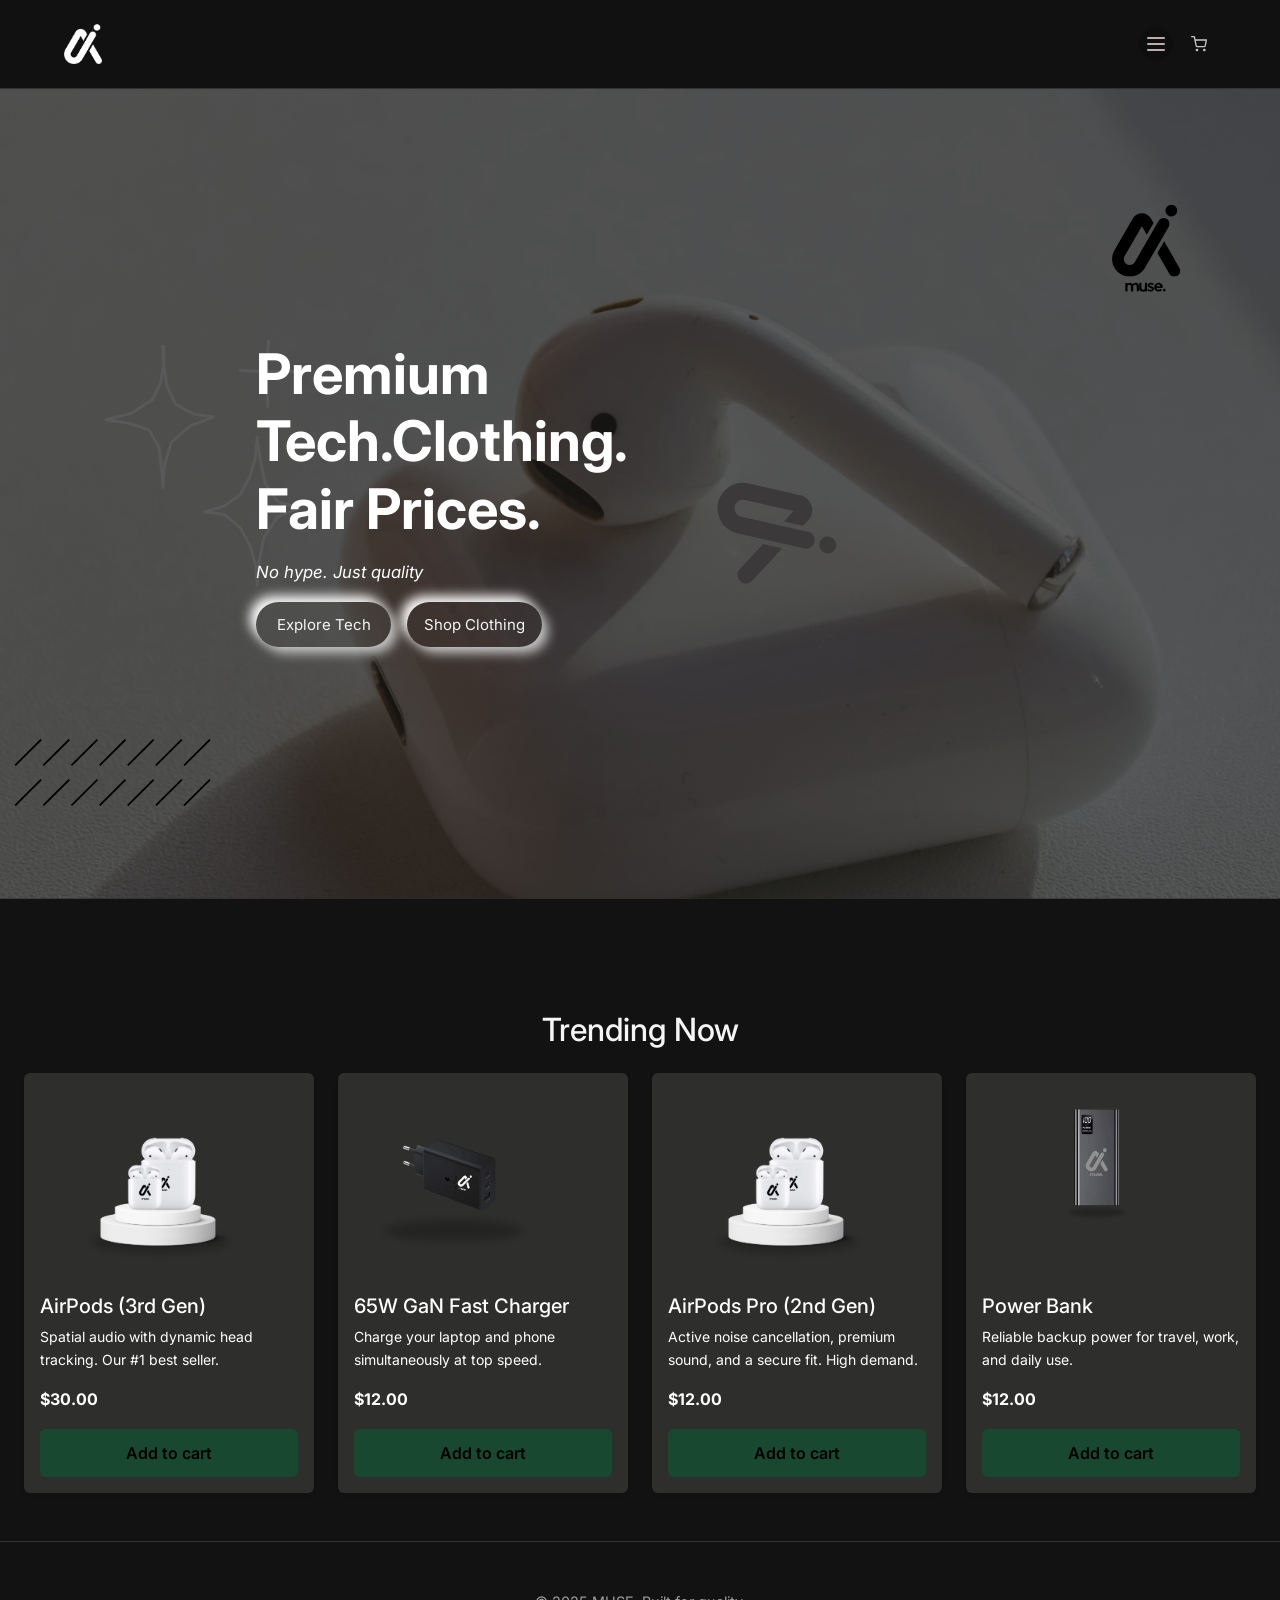
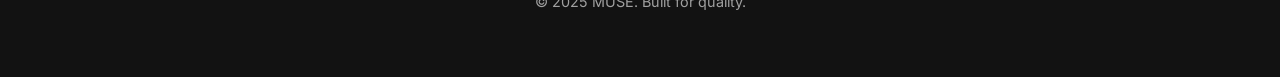
<file: index.html>
<!DOCTYPE html>
<html lang="en">

<head>
    <meta charset="UTF-8">
    <meta name="viewport" content="width=device-width, initial-scale=1.0">
    <title>MUSE | Premium Tech Essentials</title>
    <link rel="icon" type="image/png" href="images/muse logo (8).png">
    <link href="https://cdn.jsdelivr.net/npm/bootstrap@5.3.3/dist/css/bootstrap.min.css" rel="stylesheet">
    <link rel="stylesheet" href="style.css">
    <link href="https://fonts.googleapis.com/css2?family=Inter:wght@400;600;800&display=swap" rel="stylesheet">
    <script src="javaScript/cart.js"></script>
</head>

<body>
    
    <header>
        <div class="site-logo" style="cursor: pointer;" onclick="window.location.href='index.html'">
            <img 
                src="images/muse logo1 (8).png"
                alt="MUSE Logo"
                class="site-logo"
            >
            
        </div>
        <nav>

            <!-- Our Services -->
            <label class="popup">
                <input type="checkbox">
            
                <div class="burger" tabindex="0">
                    <span></span>
                    <span></span>
                    <span></span>
                </div>
            
                <nav class="popup-window">
            
                    <ul>
                        <li><a href="shopTech.html">Tech Shop</a></li>
                        <li><a href="shopp.html">Clothing Shop</a></li>
                        <li><a href="about.html">About</a></li>
                    </ul>
                </nav>
            </label>
            
        
            <!-- Cart -->
            <div class="nav-icons">
                <a href="cart.html" class="cart-btn" aria-label="View cart">
                  
                  <!-- Cart icon -->
                  <svg xmlns="http://www.w3.org/2000/svg"
                       viewBox="0 0 24 24"
                       width="16" height="16"
                       fill="none"
                       stroke="currentColor"
                       stroke-width="2"
                       stroke-linecap="round"
                       stroke-linejoin="round">
                    <circle cx="9" cy="21" r="1"></circle>
                    <circle cx="20" cy="21" r="1"></circle>
                    <path d="M1 1h4l2.68 13.39a2 2 0 0 0 2 1.61h9.72a2 2 0 0 0 2-1.61L23 6H6"></path>
                  </svg>
              
                  <!-- Cart count badge -->
                  <span id="cart-count-badge" class="cart-badge" aria-hidden="true">0</span>
                </a>
              </div>
        </nav>

        
    </header>

    <section class="hero-section d-flex align-items-center text-center text-md-start">
      <div class="hero-overlay"></div>

        <div class="container position-relative">
            <div class="row">
                <div class="col-md-8 col-lg-8">

                  <h1 class="fw-bold mb-3">
                    Premium Tech.Clothing.<br>Fair Prices.
                      
                  </h1>
                    <p style="font-style: italic;">
                        No hype. Just quality
                    </p>
                      



                    <div class="d-flex gap-3 flex-wrap">
                        <a href="shopTech.html" class="button1">
                            Explore Tech
                        </a>
                        <a href="/Cloths/shopClothing.html" class="button1">
                            Shop Clothing
                        </a>

                      </div>
                </div>
            </div>
      </div>
    </section>

    <section class="section container-fluid px-4 my-5 ">
        <h2 class="section-title text-center mb-4 ">Trending Now</h2>

        <div class="row g-4 " id="trendingProducts"></div>
        
    </section>
    <script src="javaScript/products.js"></script>
    <script src="javaScript/trending.js"></script>

    <footer>
        <p>&copy; 2025 MUSE. Built for quality.</p>
    </footer>

</body>

<!--nav button controls-->
<script>
    document.addEventListener("DOMContentLoaded", () => {
      // Toggle open/close when burger is clicked (explicit, reliable)
      document.querySelectorAll(".popup .burger").forEach((burger) => {
        burger.addEventListener("click", (e) => {
          e.preventDefault();   // prevent label default toggle (we handle it)
          e.stopPropagation();  // prevent document click from firing
    
          const popup = burger.closest(".popup");
          const checkbox = popup?.querySelector('input[type="checkbox"]');
          if (!checkbox) return;
    
          checkbox.checked = !checkbox.checked;
        });
      });
    
      // Click inside menu should NOT close it automatically
      document.querySelectorAll(".popup .popup-window").forEach((menu) => {
        menu.addEventListener("click", (e) => e.stopPropagation());
      });
    
      // Click anywhere else closes any open popup
      document.addEventListener("click", (e) => {
        document.querySelectorAll('.popup input[type="checkbox"]').forEach((cb) => {
          if (!cb.checked) return;
    
          const popup = cb.closest(".popup");
          if (!popup) return;
    
          // If click is outside the whole popup block, close
          if (!popup.contains(e.target)) {
            cb.checked = false;
          }
        });
      });
    
      // Optional: ESC closes
      document.addEventListener("keydown", (e) => {
        if (e.key === "Escape") {
          document.querySelectorAll('.popup input[type="checkbox"]').forEach(cb => cb.checked = false);
        }
      });
    });
    </script>
    <script>
        function setCartCount(count) {
          const badge = document.getElementById("cart-count-badge");
          if (!badge) return;
        
          const n = Math.max(0, parseInt(count, 10) || 0);
        
          badge.textContent = n;
        
          if (n > 0) badge.classList.add("show");
          else badge.classList.remove("show");
        }
        
        // Example:
        // setCartCount(3);
        // setCartCount(0);
    </script>
        
    
    

</html>
</file>
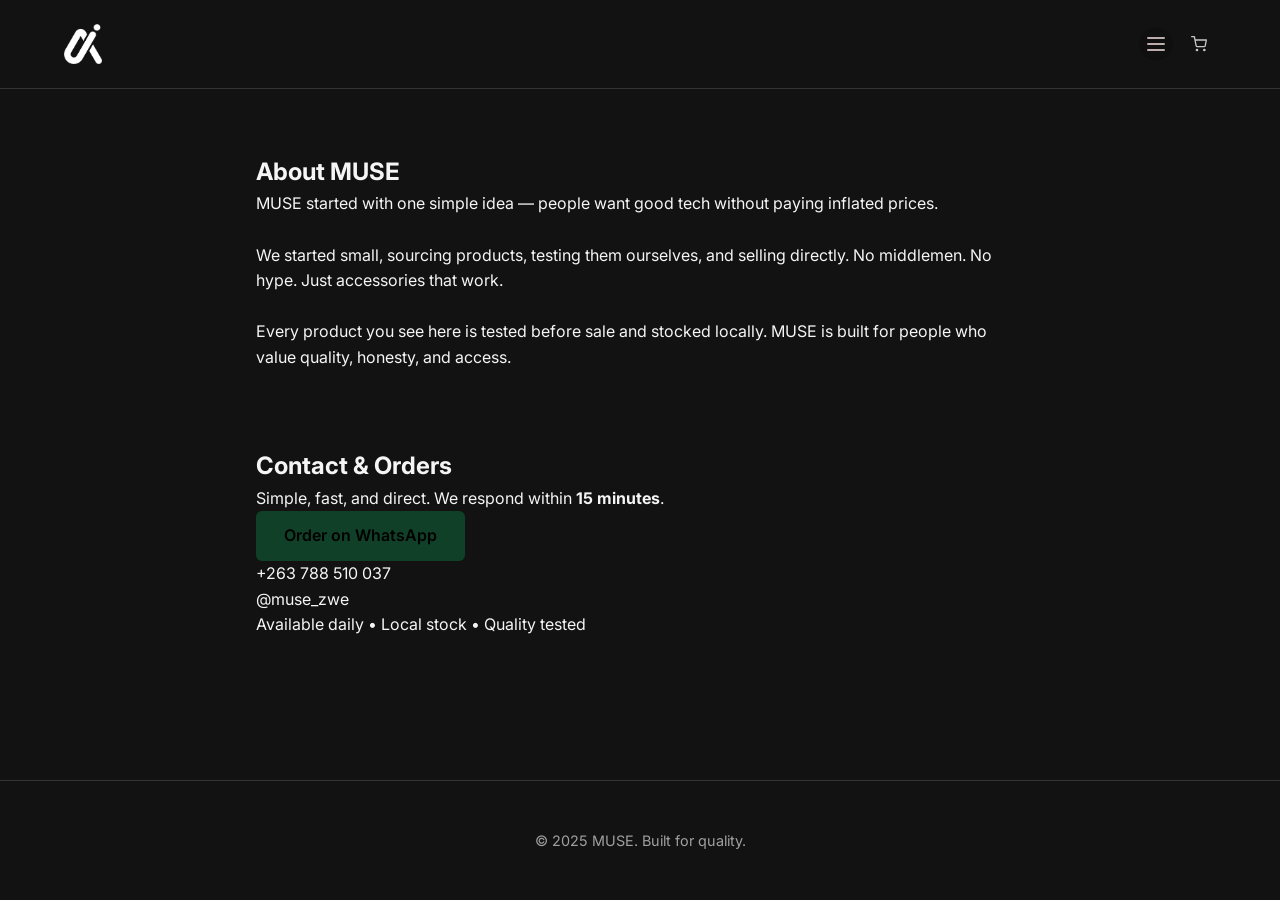
<file: about.html>
<!DOCTYPE html>
<html lang="en">

<head>
    <meta charset="UTF-8">
    <meta name="viewport" content="width=device-width, initial-scale=1.0">
    <title>MUSE | Premium Tech Essentials</title>
    <link rel="icon" type="image/png" href="images/muse logo (8).png">
    <link rel="stylesheet" href="style.css">
    <link href="https://fonts.googleapis.com/css2?family=Inter:wght@400;600;800&display=swap" rel="stylesheet">
    <script src="javaScript/cart.js"></script>
</head>

<body>

    <header>
        <div class="site-logo" style="cursor: pointer;" onclick="window.location.href='../index.html'">
            <img 
                src="images/muse logo1 (8).png"
                alt="MUSE Logo"
                class="site-logo"
            >
        </div>
    
        <nav>

            <!--Menu Button-->
            <label class="popup">
                <input type="checkbox">
            
                <div class="burger" tabindex="0">
                    <span></span>
                    <span></span>
                    <span></span>
                </div>
            
                <nav class="popup-window">
                    <ul>
                        <!--<li><a href="index.html" class="active">Home</a></li>-->
                        <li><a href="shopTech.html">Tech Shop</a></li>
                        <li><a href="../shopClothing.html">Clothing Shop</a></li>
                        <li><a href="about.html">About</a></li>
                    </ul>
                </nav>
            </label>
            <!-- Cart -->
            <div class="nav-icons">
                <a href="cart.html" class="cart-btn" aria-label="View cart">
                  
                  <!-- Cart icon -->
                  <svg xmlns="http://www.w3.org/2000/svg"
                       viewBox="0 0 24 24"
                       width="16" height="16"
                       fill="none"
                       stroke="currentColor"
                       stroke-width="2"
                       stroke-linecap="round"
                       stroke-linejoin="round">
                    <circle cx="9" cy="21" r="1"></circle>
                    <circle cx="20" cy="21" r="1"></circle>
                    <path d="M1 1h4l2.68 13.39a2 2 0 0 0 2 1.61h9.72a2 2 0 0 0 2-1.61L23 6H6"></path>
                  </svg>
              
                  <!-- Cart count badge -->
                  <span id="cart-count-badge" class="cart-badge" aria-hidden="true">0</span>
                </a>
              </div>
        </nav>
    </header>
    
    <section class="section container">
        <h2>About MUSE</h2>
        <p>
            MUSE started with one simple idea — people want good tech without paying inflated prices.
            <br><br> We started small, sourcing products, testing them ourselves, and selling directly. No middlemen. No hype. Just accessories that work.
            <br><br> Every product you see here is tested before sale and stocked locally. MUSE is built for people who value quality, honesty, and access.
            <br><br>
            <br><br>
        </p>

        <section>
            <h2 class="mb-3">Contact & Orders</h2>
    
            <p class="text-muted mb-4">
                Simple, fast, and direct. We respond within <strong>15 minutes</strong>.
            </p>
    
            <div class="mb-4">
                <a href="https://wa.me/263788510037" rel="noopener noreferrer" class="btn btn-primary px-4 py-2">
                    <i class="bi bi-whatsapp me-2"></i> Order on WhatsApp
                </a>
            </div>
    
            <div class="d-flex flex-column gap-2 ">
                <p>
                    <i class="bi bi-telephone-fill me-2"></i>
                    <a href="tel:+263788510037">+263 788 510 037</a>
                </p>
    
                <p>
                    <i class="bi bi-instagram me-2"></i>
                    <a href="https://instagram.com/muse_zwe" target="_blank">
                    @muse_zwe
                </a>
                </p>
    
                <p class="text-muted small mt-2">
                    Available daily • Local stock • Quality tested
                </p>
            </div>
        </section>
    </section>
    
   

    <footer>
        <p>&copy; 2025 MUSE. Built for quality.</p>
    </footer>

</body>

</html>
</file>
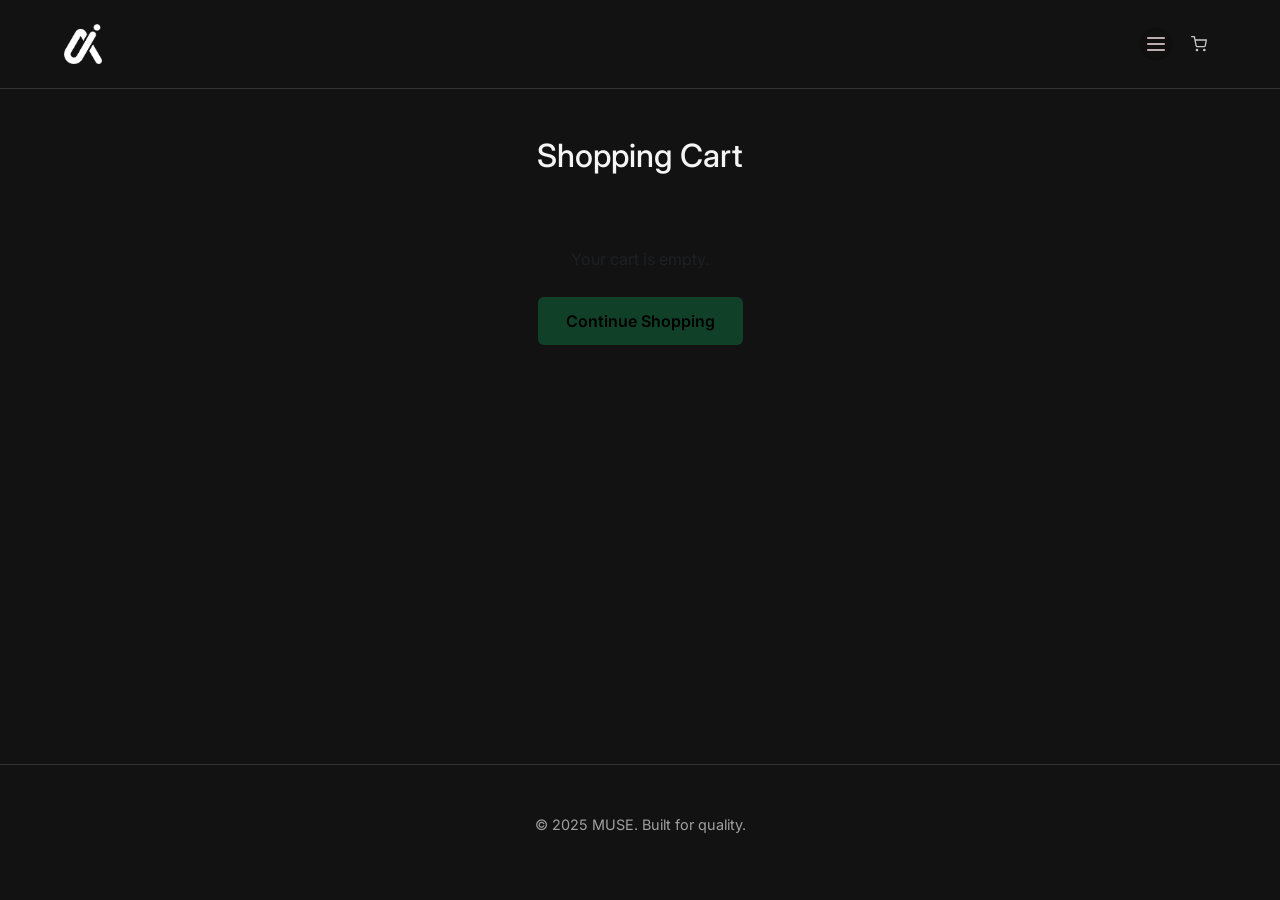
<file: cart.html>
<!DOCTYPE html>
<html lang="en">

<head>
    <meta charset="UTF-8">
    <meta name="viewport" content="width=device-width, initial-scale=1.0">
    <title>Cart | MUSE</title>
    <link rel="icon" type="image/png" href="images/muse logo (8).png">
    <link href="https://cdn.jsdelivr.net/npm/bootstrap@5.3.3/dist/css/bootstrap.min.css" rel="stylesheet">
    <link rel="stylesheet" href="style.css">
    <link href="https://fonts.googleapis.com/css2?family=Inter:wght@400;600;800&display=swap" rel="stylesheet">
    <script src="javaScript/cart.js"></script>
</head>

<body>

    <header>
        <div class="site-logo" style="cursor: pointer;" onclick="window.location.href='index.html'">
            <img 
                src="images/muse logo1 (8).png"
                alt="MUSE Logo"
                class="site-logo"
            >
        </div>
        <nav>

            <!--Menu Button-->
            <label class="popup">
                <input type="checkbox">
            
                <div class="burger" tabindex="0">
                    <span></span>
                    <span></span>
                    <span></span>
                </div>
            
                <nav class="popup-window">
                    <ul>
                        
                        <li><a href="shopTech.html">Tech Shop</a></li>
                        <li><a href="shopClothing.html">Clothing Shop</a></li>
                        <li><a href="about.html">About</a></li>
                    </ul>
                </nav>
            </label>
            
            <!-- Cart -->
            <div class="nav-icons">
                <a href="cart.html" class="cart-btn" aria-label="View cart">
                  
                  <!-- Cart icon -->
                  <svg xmlns="http://www.w3.org/2000/svg"
                       viewBox="0 0 24 24"
                       width="16" height="16"
                       fill="none"
                       stroke="currentColor"
                       stroke-width="2"
                       stroke-linecap="round"
                       stroke-linejoin="round">
                    <circle cx="9" cy="21" r="1"></circle>
                    <circle cx="20" cy="21" r="1"></circle>
                    <path d="M1 1h4l2.68 13.39a2 2 0 0 0 2 1.61h9.72a2 2 0 0 0 2-1.61L23 6H6"></path>
                  </svg>
              
                  <!-- Cart count badge -->
                  <span id="cart-count-badge" class="cart-badge" aria-hidden="true">0</span>
                </a>
              </div>
        </nav>

    </header>

    <section class="section container my-5">
        <h2 class="text-center mb-4">Shopping Cart</h2>

        <div id="cart-items-container"  >
            <!-- Cart items will be dynamically inserted here -->
        </div>

        <div id="empty-cart-message" class="text-center py-5" style="display: none;">
            <p class="text-muted mb-4">Your cart is empty.</p>
            <a href="shopTech.html" class="btn btn-primary">Continue Shopping</a>
        </div>

        <div id="cart-summary" class="mt-4" style="display: none;">
            <div class="row">
                <div class="col-md-6 offset-md-6">
                    <div class="card border-0 shadow-sm">
                        <div class="card-body">
                            <h5 class="card-text mb-3">Order Summary</h5>
                            <div class="d-flex justify-content-between mb-2">
                                <span class="card-text">Subtotal:</span>
                                <span id="cart-subtotal" class="card-text">$0.00</span>
                            </div>
                            <hr>
                            <div class="d-flex justify-content-between mb-3">
                                <strong class="card-text">Total:</strong>
                                <strong id="cart-total" class="card-text">$0.00</strong>
                            </div>
                            <a href="https://wa.me/263788510037 " target="_blank" rel="noopener noreferrer"  id="checkout-btn" class="btn btn-primary w-100">
                                Checkout via WhatsApp
                            </a>
                            <a href="shopTech.html" class="btn btn-outline-secondary w-100 mt-2">
                                Continue Shopping
                            </a>
                        </div>
                    </div>
                </div>
            </div>
        </div>
    </section>

    <footer>
        <p>&copy; 2025 MUSE. Built for quality.</p>
    </footer>

    <script>
        // Display cart items (make it globally accessible)
        window.displayCart = function() {
            const cart = getCart();
            const cartItemsContainer = document.getElementById('cart-items-container');
            const emptyCartMessage = document.getElementById('empty-cart-message');
            const cartSummary = document.getElementById('cart-summary');
            
            const cartItems = Object.values(cart);
            
            if (cartItems.length === 0) {
                cartItemsContainer.innerHTML = '';
                emptyCartMessage.style.display = 'block';
                cartSummary.style.display = 'none';
                return;
            }
            
            emptyCartMessage.style.display = 'none';
            cartSummary.style.display = 'block';
            
            cartItemsContainer.innerHTML = cartItems.map(item => {
                // Ensure price and quantity are numbers
                const price = parseFloat(item.price) || 0;
                const quantity = parseInt(item.quantity) || 1;
                const itemTotal = price * quantity;
                
                return `
                <div class="card mb-3 border-0 shadow-sm">
                    <div class="card-body">
                        <div class="row align-items-center">
                            <div class="col-12 col-md-3 mb-3 mb-md-0">
                                <img src="${item.image || 'images/placeholder.jpg'}" 
                                     alt="${item.name}" 
                                     class="img-fluid rounded"
                                     style="max-height: 150px; object-fit: cover; width: 100%;">
                            </div>
                            <div class="col-12 col-md-5">
                                <h5 class="card-text mb-2">${item.name}</h5>
                                <p class="card-text mb-0">$${price.toFixed(2)} each</p>
                            </div>
                            <div class="col-12 col-md-2 mb-3 mb-md-0">
                                <label class="card-text mb-1 d-block">Quantity</label>
                                <div class="input-group">
                                    <button class="btn btn-outline-secondary" 
                                            type="button" 
                                            onclick="updateCartQuantity('${item.id}', ${quantity - 1})">-</button>
                                    <input type="number" 
                                           id="qty-input-${item.id}"
                                           class="form-control text-center qty" 
                                           value="${quantity}" 
                                           min="1"
                                           style="width: 80px;"
                                           onchange="updateCartQuantity('${item.id}', this.value)">
                                    <button class="btn btn-outline-secondary" 
                                            type="button" 
                                            onclick="updateCartQuantity('${item.id}', ${quantity + 1})">+</button>
                                </div>
                            </div>
                            <div class="col-12 col-md-2 text-md-end">
                                <p class="card-text mb-2">$${itemTotal.toFixed(2)}</p>
                                <button class="btn btn-sm btn-outline-danger" 
                                        onclick="removeFromCart('${item.id}')">
                                    Remove
                                </button>
                            </div>
                        </div>
                    </div>
                </div>
            `;
            }).join('');
            
            updateCartTotal();
        }
        
        // Update cart total (make it globally accessible)
        window.updateCartTotal = function() {
            const cart = getCart();
            const cartItems = Object.values(cart);
            const total = getCartTotal();
            
            // Debug: log cart contents
            console.log('Cart items:', cartItems);
            console.log('Cart total:', total);
            
            const subtotalEl = document.getElementById('cart-subtotal');
            const totalEl = document.getElementById('cart-total');
            const checkoutBtn = document.getElementById('checkout-btn');
            
            if (subtotalEl) {
                subtotalEl.textContent = `$${total.toFixed(2)}`;
            }
            if (totalEl) {
                totalEl.textContent = `$${total.toFixed(2)}`;
            }
            
            // Update WhatsApp checkout link with cart items
            if (checkoutBtn) {
                const cart = getCart();
                const cartItems = Object.values(cart);
                const itemsText = cartItems.map(item => 
                    `${item.name} (x${item.quantity}) - $${(item.price * item.quantity).toFixed(2)}`
                ).join('%0A');
                const totalText = `Total: $${total.toFixed(2)}`;
                const message = `Hi MUSE, I'd like to order:%0A%0A${itemsText}%0A%0A${totalText}`;
                
                checkoutBtn.href = `https://wa.me/263788510037?text=${message}`;
            }
        }
        
        // Reset cart when Checkout via WhatsApp is clicked
        function initCheckoutReset() {
            const checkoutBtn = document.getElementById('checkout-btn');
            if (checkoutBtn) {
                checkoutBtn.addEventListener('click', function() {
                    clearCart();
                    displayCart();
                });
            }
        }
        
        // Initialize cart display when DOM is ready
        if (document.readyState === 'loading') {
            document.addEventListener('DOMContentLoaded', function() {
                displayCart();
                updateCartCount();
                initCheckoutReset();
            });
        } else {
            displayCart();
            updateCartCount();
            initCheckoutReset();
        }
    </script>

</body>

</html>
</file>
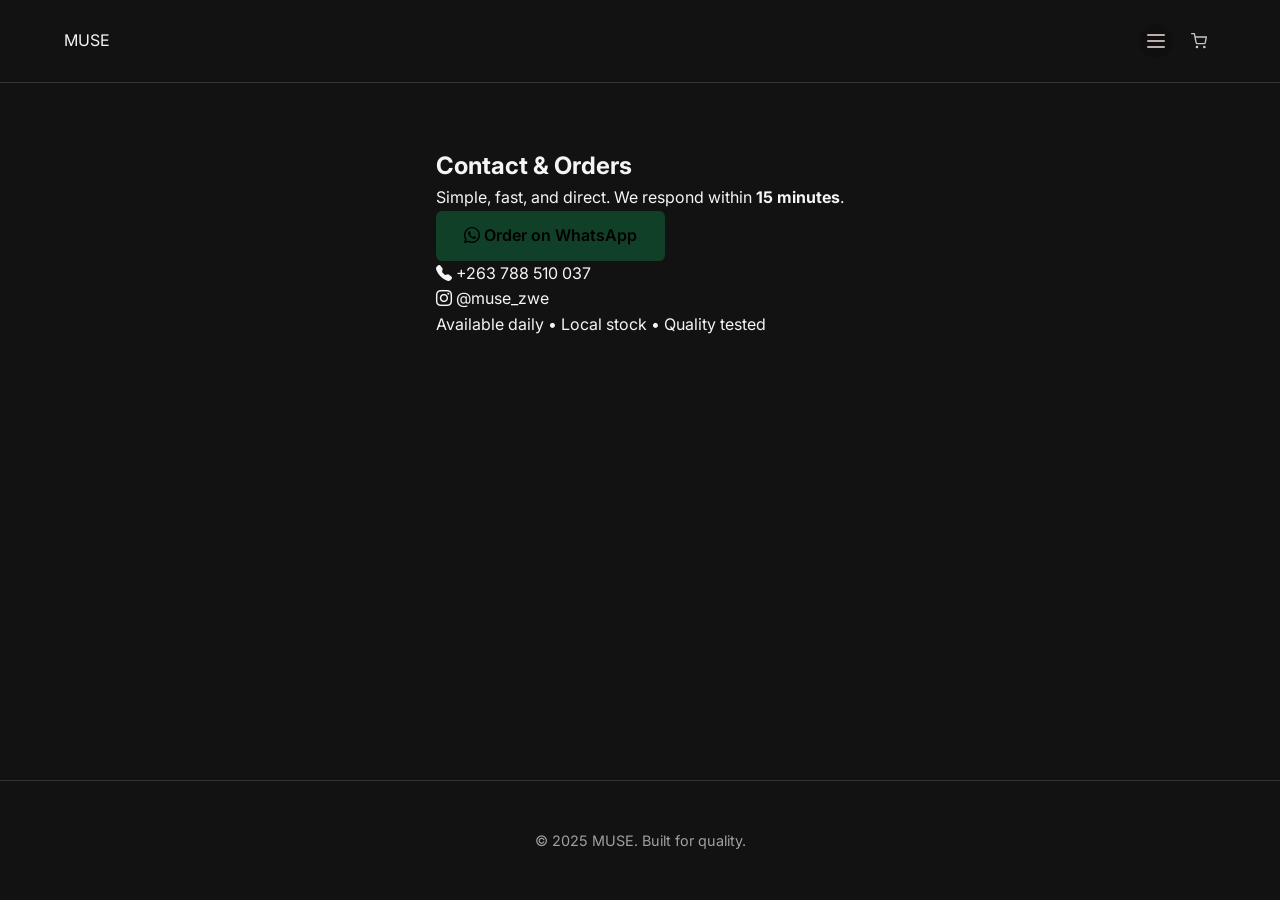
<file: contact.html>
<!DOCTYPE html>
<html lang="en">

<head>
    <meta charset="UTF-8">
    <meta name="viewport" content="width=device-width, initial-scale=1.0">
    <title>MUSE | Premium Tech Essentials</title>
    <link href="https://cdn.jsdelivr.net/npm/bootstrap-icons@1.11.3/font/bootstrap-icons.css" rel="stylesheet">
    <link rel="icon" type="image/png" href="images/muse logo (8).png">
    <link rel="stylesheet" href="style.css">
    <link href="https://fonts.googleapis.com/css2?family=Inter:wght@400;600;800&display=swap" rel="stylesheet">
    <script src="javaScript/cart.js"></script>
</head>

<body>

    <header>
        <div class="logo">MUSE</div>
        <nav>

            <!--Menu Button-->
            <label class="popup">
                <input type="checkbox">
            
                <div class="burger" tabindex="0">
                    <span></span>
                    <span></span>
                    <span></span>
                </div>
            
                <nav class="popup-window">
                    <ul>
                        <!--<li><a href="index.html" class="active">Home</a></li>-->
                        <li><a href="shopTech.html">Tech Shop</a></li>
                        <li><a href="shopClothing.html">Clothing Shop</a></li>
                        <li><a href="about.html">About</a></li>
                    </ul>
                </nav>
            </label>
            <!-- Cart -->
            <div class="nav-icons">
                <a href="cart.html" class="cart-btn" aria-label="View cart">
                  
                  <!-- Cart icon -->
                  <svg xmlns="http://www.w3.org/2000/svg"
                       viewBox="0 0 24 24"
                       width="16" height="16"
                       fill="none"
                       stroke="currentColor"
                       stroke-width="2"
                       stroke-linecap="round"
                       stroke-linejoin="round">
                    <circle cx="9" cy="21" r="1"></circle>
                    <circle cx="20" cy="21" r="1"></circle>
                    <path d="M1 1h4l2.68 13.39a2 2 0 0 0 2 1.61h9.72a2 2 0 0 0 2-1.61L23 6H6"></path>
                  </svg>
              
                  <!-- Cart count badge -->
                  <span id="cart-count-badge" class="cart-badge" aria-hidden="true">0</span>
                </a>
              </div>
        </nav>
    </header>
    
    <section class="section container text-center">
        <h2 class="mb-3">Contact & Orders</h2>

        <p class="text-muted mb-4">
            Simple, fast, and direct. We respond within <strong>15 minutes</strong>.
        </p>

        <div class="mb-4">
            <a href="https://wa.me/263788510037" class="btn btn-primary px-4 py-2">
                <i class="bi bi-whatsapp me-2"></i> Order on WhatsApp
            </a>
        </div>

        <div class="d-flex flex-column gap-2 align-items-center">
            <p>
                <i class="bi bi-telephone-fill me-2"></i>
                <a href="tel:+263788510037">+263 788 510 037</a>
            </p>

            <p>
                <i class="bi bi-instagram me-2"></i>
                <a href="https://instagram.com/muse_zwe" target="_blank">
                @muse_zwe
            </a>
            </p>

            <p class="text-muted small mt-2">
                Available daily • Local stock • Quality tested
            </p>
        </div>
    </section>
    <footer>
        <p>&copy; 2025 MUSE. Built for quality.</p>
    </footer>

</body>

</html>
</file>
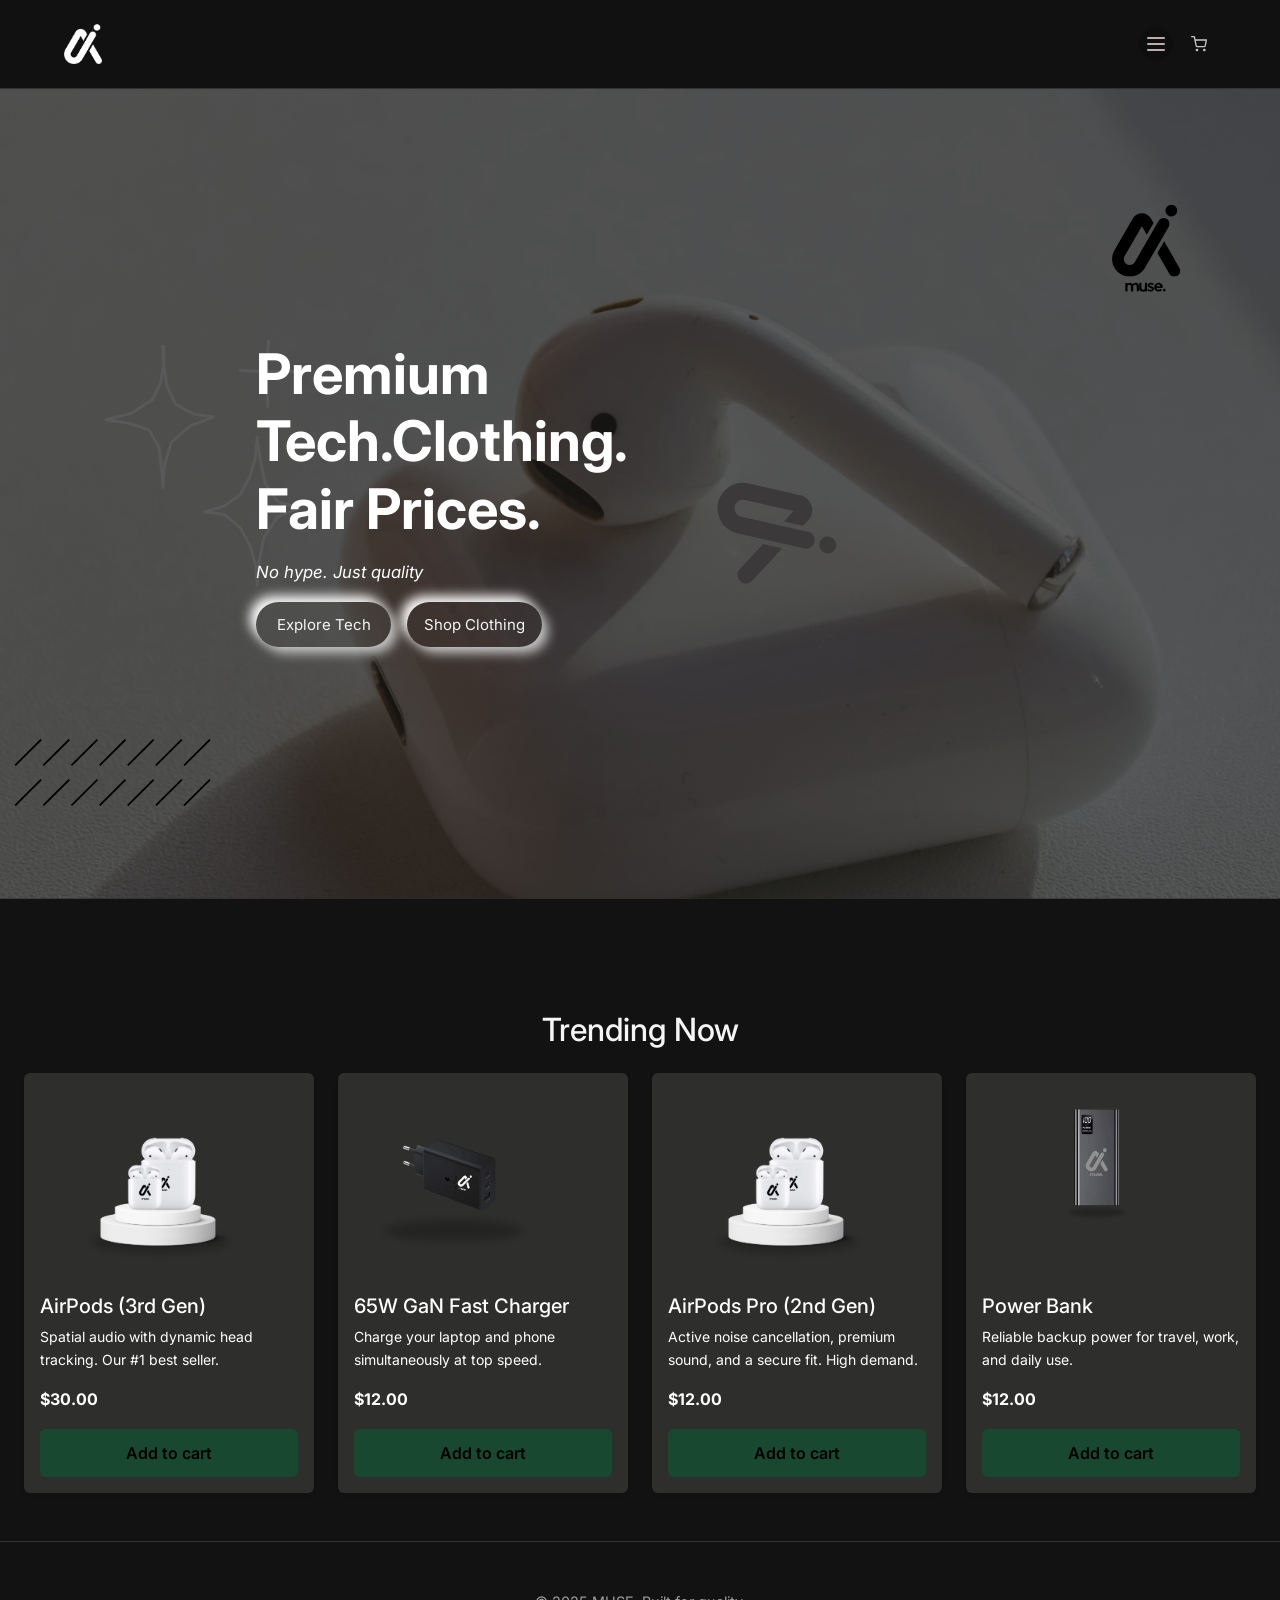
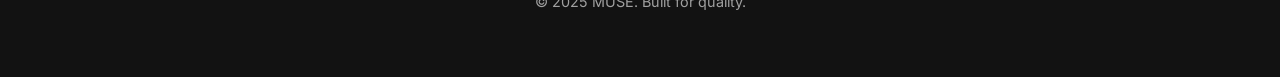
<file: muse.html>
<!DOCTYPE html>
<html lang="en">

<head>
    <meta charset="UTF-8">
    <meta name="viewport" content="width=device-width, initial-scale=1.0">
    <title>MUSE | Premium Tech Essentials</title>
    <link rel="icon" type="image/png" href="images/muse logo (8).png">
    <link href="https://cdn.jsdelivr.net/npm/bootstrap@5.3.3/dist/css/bootstrap.min.css" rel="stylesheet">
    <link rel="stylesheet" href="style.css">
    <link href="https://fonts.googleapis.com/css2?family=Inter:wght@400;600;800&display=swap" rel="stylesheet">
    <script src="javaScript/cart.js"></script>
</head>

<body>
    
    <header>
        <div class="site-logo" style="cursor: pointer;" onclick="window.location.href='muse.html'">
            <img 
                src="images/muse logo1 (8).png"
                alt="MUSE Logo"
                class="site-logo"
            >
            
        </div>
        <nav>

            <!-- Our Services -->
            <label class="popup">
                <input type="checkbox">
            
                <div class="burger" tabindex="0">
                    <span></span>
                    <span></span>
                    <span></span>
                </div>
            
                <nav class="popup-window">
            
                    <ul>
                        <li><a href="shopTech.html">Tech Shop</a></li>
                        <li><a href="shopp.html">Clothing Shop</a></li>
                        <li><a href="about.html">About</a></li>
                    </ul>
                </nav>
            </label>
            
        
            <!-- Cart -->
            <div class="nav-icons">
                <a href="cart.html" class="cart-btn" aria-label="View cart">
                  
                  <!-- Cart icon -->
                  <svg xmlns="http://www.w3.org/2000/svg"
                       viewBox="0 0 24 24"
                       width="16" height="16"
                       fill="none"
                       stroke="currentColor"
                       stroke-width="2"
                       stroke-linecap="round"
                       stroke-linejoin="round">
                    <circle cx="9" cy="21" r="1"></circle>
                    <circle cx="20" cy="21" r="1"></circle>
                    <path d="M1 1h4l2.68 13.39a2 2 0 0 0 2 1.61h9.72a2 2 0 0 0 2-1.61L23 6H6"></path>
                  </svg>
              
                  <!-- Cart count badge -->
                  <span id="cart-count-badge" class="cart-badge" aria-hidden="true">0</span>
                </a>
              </div>
        </nav>

        
    </header>

    <section class="hero-section d-flex align-items-center text-center text-md-start">
      <div class="hero-overlay"></div>

        <div class="container position-relative">
            <div class="row">
                <div class="col-md-8 col-lg-8">

                  <h1 class="fw-bold mb-3">
                    Premium Tech.Clothing.<br>Fair Prices.
                      
                  </h1>
                    <p style="font-style: italic;">
                        No hype. Just quality
                    </p>
                      



                    <div class="d-flex gap-3 flex-wrap">
                        <a href="shopTech.html" class="button1">
                            Explore Tech
                        </a>
                        <a href="/Cloths/shopClothing.html" class="button1">
                            Shop Clothing
                        </a>

                      </div>
                </div>
            </div>
      </div>
    </section>

    <section class="section container-fluid px-4 my-5 ">
        <h2 class="section-title text-center mb-4 ">Trending Now</h2>

        <div class="row g-4 " id="trendingProducts"></div>
        
    </section>
    <script src="javaScript/products.js"></script>
    <script src="javaScript/trending.js"></script>

    <footer>
        <p>&copy; 2025 MUSE. Built for quality.</p>
    </footer>

</body>

<!--nav button controls-->
<script>
    document.addEventListener("DOMContentLoaded", () => {
      // Toggle open/close when burger is clicked (explicit, reliable)
      document.querySelectorAll(".popup .burger").forEach((burger) => {
        burger.addEventListener("click", (e) => {
          e.preventDefault();   // prevent label default toggle (we handle it)
          e.stopPropagation();  // prevent document click from firing
    
          const popup = burger.closest(".popup");
          const checkbox = popup?.querySelector('input[type="checkbox"]');
          if (!checkbox) return;
    
          checkbox.checked = !checkbox.checked;
        });
      });
    
      // Click inside menu should NOT close it automatically
      document.querySelectorAll(".popup .popup-window").forEach((menu) => {
        menu.addEventListener("click", (e) => e.stopPropagation());
      });
    
      // Click anywhere else closes any open popup
      document.addEventListener("click", (e) => {
        document.querySelectorAll('.popup input[type="checkbox"]').forEach((cb) => {
          if (!cb.checked) return;
    
          const popup = cb.closest(".popup");
          if (!popup) return;
    
          // If click is outside the whole popup block, close
          if (!popup.contains(e.target)) {
            cb.checked = false;
          }
        });
      });
    
      // Optional: ESC closes
      document.addEventListener("keydown", (e) => {
        if (e.key === "Escape") {
          document.querySelectorAll('.popup input[type="checkbox"]').forEach(cb => cb.checked = false);
        }
      });
    });
    </script>
    <script>
        function setCartCount(count) {
          const badge = document.getElementById("cart-count-badge");
          if (!badge) return;
        
          const n = Math.max(0, parseInt(count, 10) || 0);
        
          badge.textContent = n;
        
          if (n > 0) badge.classList.add("show");
          else badge.classList.remove("show");
        }
        
        // Example:
        // setCartCount(3);
        // setCartCount(0);
    </script>
        
    
    

</html>
</file>
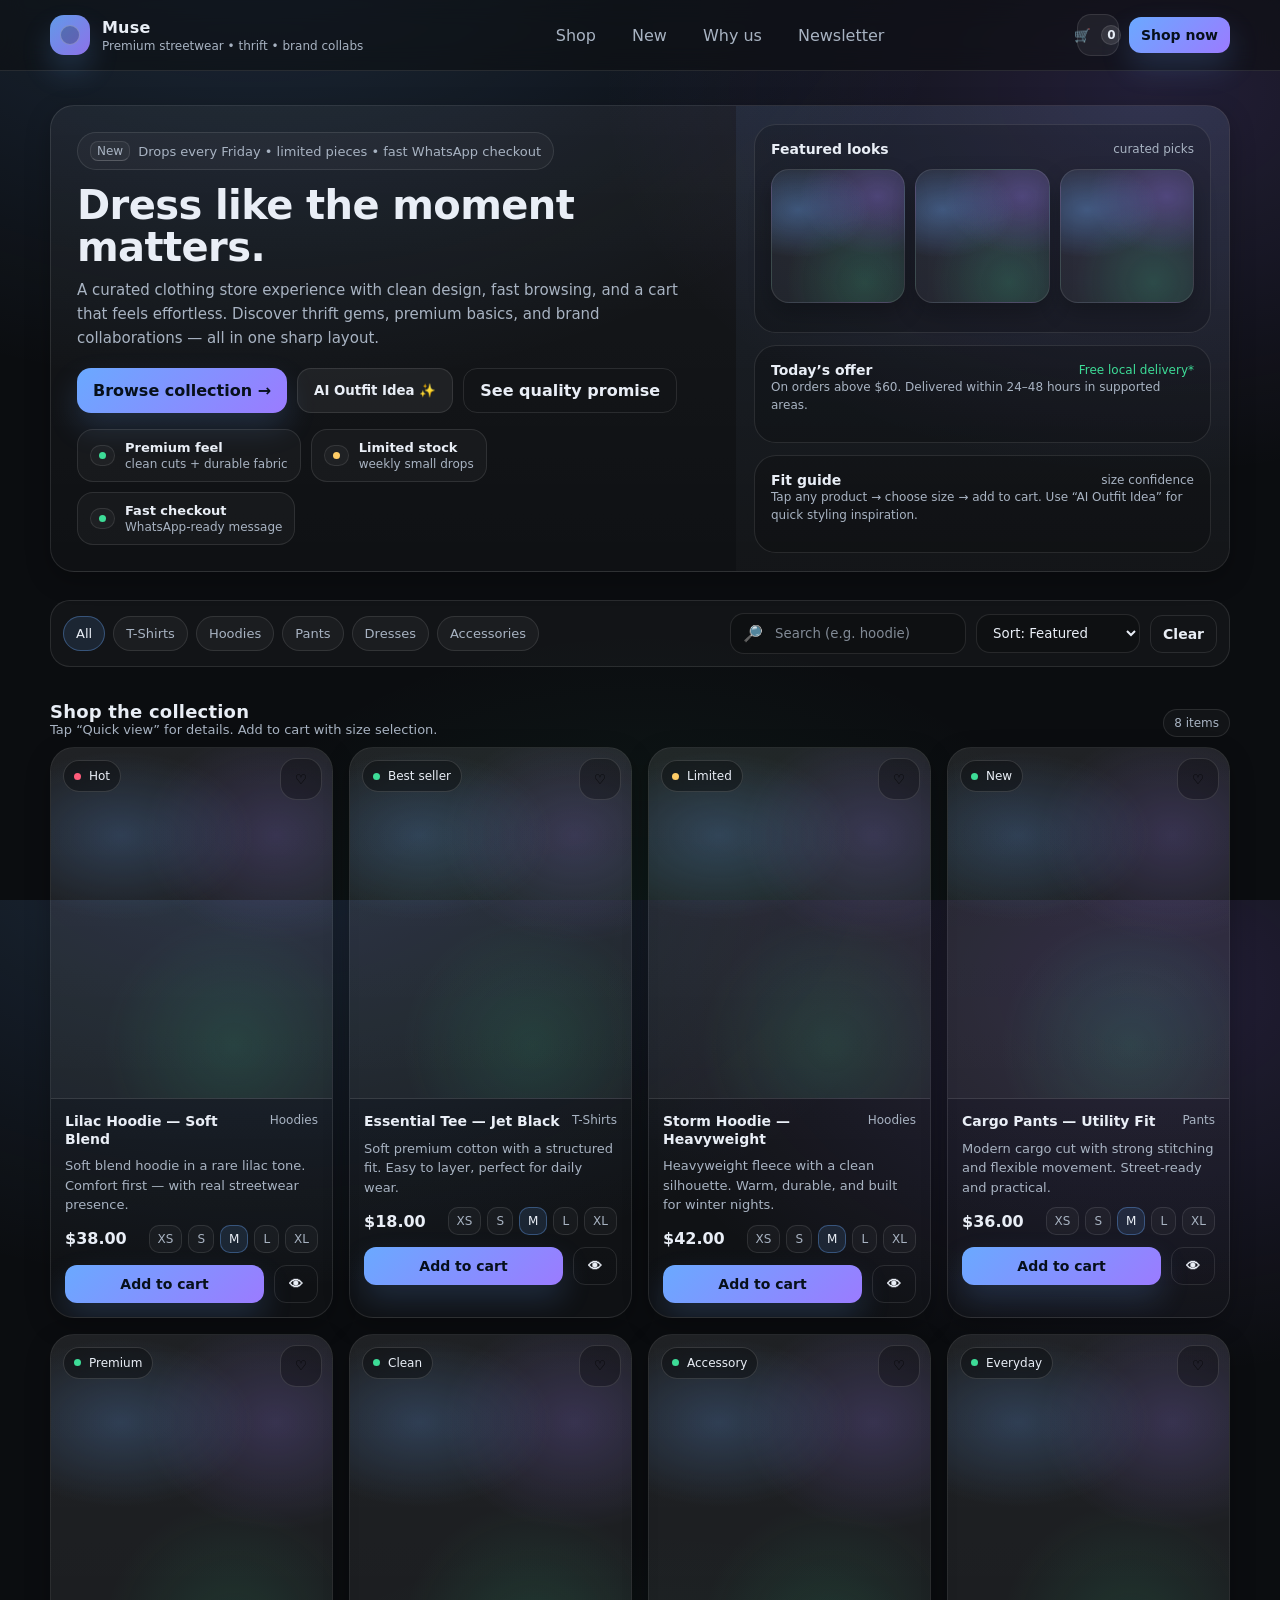
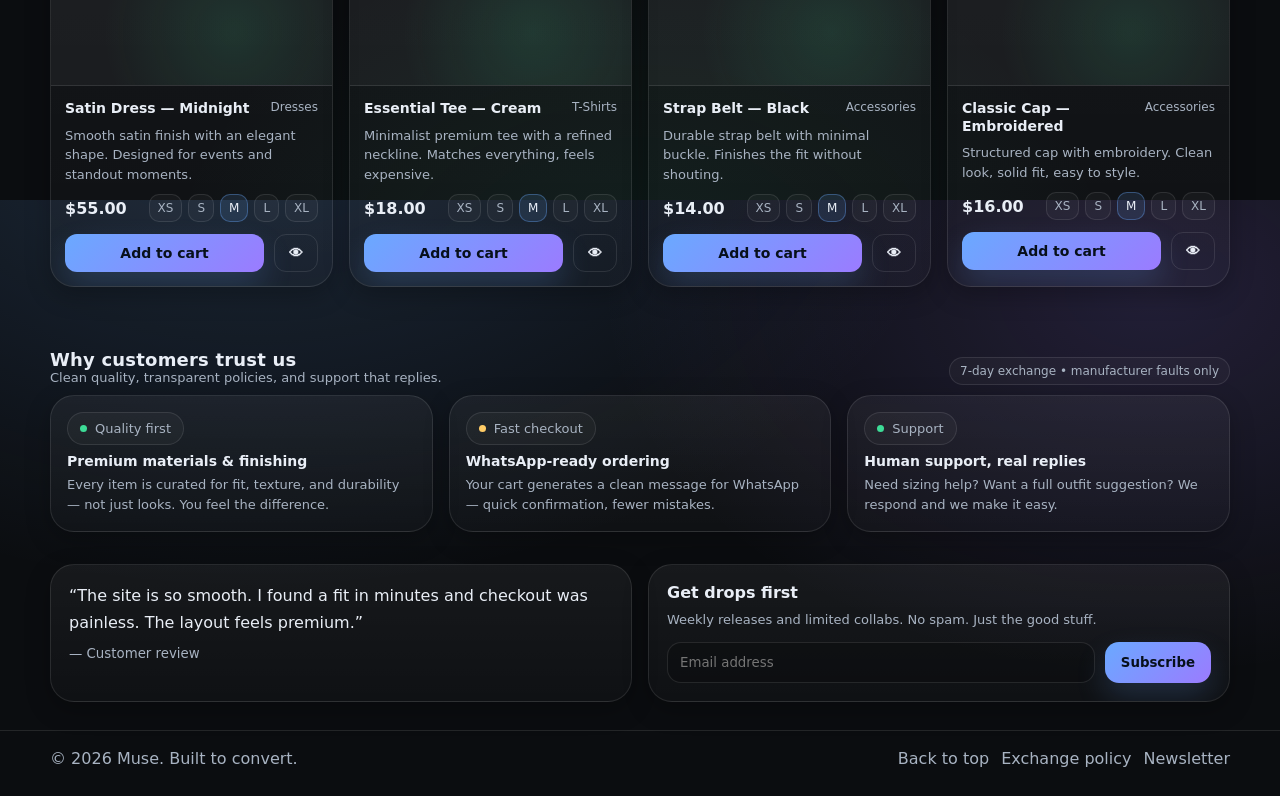
<file: shopp.html>
<!DOCTYPE html>
<html lang="en">
<head>
  <meta charset="UTF-8" />
  <meta name="viewport" content="width=device-width,initial-scale=1" />
  <title>Muse — Clothing Shop</title>
  <meta name="description" content="Modern clothing shop page with categories, filters, cart, and a premium layout." />
  <style>
    :root{
      --bg:#0b0d10;
      --panel:#10141a;
      --panel2:#0f1318;
      --text:#e9eef6;
      --muted:#a8b3c2;
      --soft:#1b2430;
      --border:rgba(255,255,255,.10);
      --shadow: 0 20px 60px rgba(0,0,0,.55);
      --accent:#6aa9ff;
      --accent2:#9b7bff;
      --good:#3ddc97;
      --warn:#ffcc66;
      --danger:#ff5c7a;
      --radius:18px;
      --radius2:24px;
      --max:1180px;
      --ring:0 0 0 3px rgba(106,169,255,.22);
      --font: ui-sans-serif, system-ui, -apple-system, Segoe UI, Roboto, Helvetica, Arial, "Apple Color Emoji","Segoe UI Emoji";
    }
    *{box-sizing:border-box}
    html,body{height:100%}
    body{
      margin:0;
      font-family:var(--font);
      color:var(--text);
      background:
        radial-gradient(1200px 800px at 20% -10%, rgba(106,169,255,.18), transparent 60%),
        radial-gradient(1000px 700px at 90% 10%, rgba(155,123,255,.16), transparent 55%),
        radial-gradient(800px 600px at 50% 110%, rgba(61,220,151,.08), transparent 60%),
        var(--bg);
    }
    a{color:inherit;text-decoration:none}
    button,input,select{font-family:inherit}
    .container{width:min(var(--max), calc(100% - 40px)); margin:0 auto}
    .pill{display:inline-flex;align-items:center;gap:8px;padding:8px 12px;border:1px solid var(--border);border-radius:999px;background:rgba(255,255,255,.03)}
    .kbd{font-size:12px;color:var(--muted);border:1px solid var(--border);border-bottom-color:rgba(255,255,255,.2);padding:2px 6px;border-radius:8px;background:rgba(255,255,255,.04)}
    .sr{position:absolute;left:-9999px;top:auto;width:1px;height:1px;overflow:hidden}
    .btn{
      appearance:none;border:0;cursor:pointer;
      display:inline-flex;align-items:center;justify-content:center;gap:10px;
      padding:12px 16px;border-radius:14px;font-weight:600;
      background:linear-gradient(135deg,var(--accent),var(--accent2));
      color:#07101b; box-shadow: 0 14px 30px rgba(106,169,255,.18);
      transition: transform .12s ease, filter .12s ease;
    }
    .btn:hover{transform: translateY(-1px); filter:saturate(1.05)}
    .btn:active{transform: translateY(0px)}
    .btn.secondary{
      background:rgba(255,255,255,.06);
      color:var(--text);
      border:1px solid var(--border);
      box-shadow:none;
    }
    .btn.ghost{
      background:transparent;
      color:var(--text);
      border:1px solid var(--border);
      box-shadow:none;
    }
    .btn.small{padding:10px 12px;border-radius:12px;font-size:14px}
    .btn.icon{width:42px;height:42px;padding:0;border-radius:14px}
    .btn:focus-visible, input:focus-visible, select:focus-visible{outline:none; box-shadow: var(--ring)}
    .tag{font-size:12px;color:var(--muted);padding:6px 10px;border:1px solid var(--border);border-radius:999px;background:rgba(255,255,255,.03)}
    .grid{display:grid;gap:16px}
    .card{
      border:1px solid var(--border);
      background:linear-gradient(180deg, rgba(255,255,255,.05), rgba(255,255,255,.02));
      border-radius:var(--radius2);
      box-shadow: 0 8px 24px rgba(0,0,0,.25);
      overflow:hidden;
    }

    /* NAV */
    .nav{
      position:sticky; top:0; z-index:50;
      backdrop-filter: blur(12px);
      background:rgba(11,13,16,.55);
      border-bottom:1px solid var(--border);
    }
    .navRow{display:flex;align-items:center;justify-content:space-between;gap:14px;padding:14px 0}
    .brand{display:flex;align-items:center;gap:12px}
    .logo{
      width:40px;height:40px;border-radius:14px;
      background:linear-gradient(135deg, rgba(106,169,255,.9), rgba(155,123,255,.9));
      box-shadow: 0 16px 30px rgba(106,169,255,.20);
      position:relative;
    }
    .logo:after{
      content:""; position:absolute; inset:10px;
      border-radius:12px; background:rgba(7,16,27,.25);
      border:1px solid rgba(255,255,255,.25);
    }
    .brand h1{font-size:16px;letter-spacing:.2px;margin:0}
    .brand span{display:block;font-size:12px;color:var(--muted);margin-top:2px}
    .navLinks{display:flex;align-items:center;gap:10px}
    .navLinks a{
      padding:10px 12px;border-radius:12px;color:var(--muted);
      border:1px solid transparent;
      transition: background .12s ease, color .12s ease, border-color .12s ease;
    }
    .navLinks a:hover{color:var(--text); background:rgba(255,255,255,.04); border-color:rgba(255,255,255,.08)}
    .navActions{display:flex;align-items:center;gap:10px}
    .cartDot{
      min-width:20px;height:20px;border-radius:999px;
      background:rgba(255,255,255,.10); border:1px solid var(--border);
      display:inline-flex;align-items:center;justify-content:center;
      font-size:12px;color:var(--text);
    }
    .mobileToggle{display:none}

    /* HERO */
    .hero{padding:34px 0 18px}
    .heroWrap{
      display:grid; gap:18px;
      grid-template-columns: 1.15fr .85fr;
      align-items:stretch;
    }
    .heroLeft{padding:26px}
    .heroTitle{
      font-size:40px; line-height:1.05; margin:14px 0 10px;
      letter-spacing:-.6px;
    }
    .heroSub{color:var(--muted); font-size:15px; line-height:1.6; margin:0 0 18px}
    .heroCtas{display:flex; gap:10px; flex-wrap:wrap}
    .heroStats{display:flex; gap:10px; flex-wrap:wrap; margin-top:16px}
    .stat{
      padding:10px 12px; border-radius:16px;
      border:1px solid var(--border); background:rgba(255,255,255,.03);
      display:flex; gap:10px; align-items:center;
    }
    .stat b{display:block;font-size:13px}
    .stat small{display:block;color:var(--muted);font-size:12px;margin-top:2px}
    .heroRight{
      padding:18px; display:grid; gap:12px;
      background:linear-gradient(180deg, rgba(106,169,255,.08), rgba(255,255,255,.02));
    }
    .lookCard{padding:16px;border-radius:22px;border:1px solid var(--border);background:rgba(0,0,0,.18)}
    .lookTop{display:flex; align-items:center; justify-content:space-between; gap:10px}
    .lookTop h3{margin:0;font-size:14px}
    .lookTop span{color:var(--muted); font-size:12px}
    .lookGrid{display:grid; grid-template-columns: repeat(3,1fr); gap:10px; margin-top:12px}
    .ph{
      aspect-ratio: 1 / 1;
      border-radius:18px;
      background:
        radial-gradient(120px 80px at 20% 30%, rgba(106,169,255,.35), transparent 60%),
        radial-gradient(120px 90px at 80% 20%, rgba(155,123,255,.32), transparent 65%),
        radial-gradient(120px 120px at 70% 85%, rgba(61,220,151,.18), transparent 65%),
        rgba(255,255,255,.05);
      border:1px solid rgba(255,255,255,.10);
      box-shadow: 0 10px 22px rgba(0,0,0,.25);
    }
    .fineprint{color:var(--muted); font-size:12px; line-height:1.5; margin:0}

    /* TOOLBAR */
    .toolbar{padding:10px 0 8px}
    .toolbarRow{
      display:flex; align-items:center; justify-content:space-between; gap:12px; flex-wrap:wrap;
      padding:12px; border-radius:20px; border:1px solid var(--border);
      background:rgba(255,255,255,.03);
    }
    .chips{display:flex; gap:8px; flex-wrap:wrap}
    .chip{
      padding:9px 12px; border-radius:999px;
      background:rgba(255,255,255,.04);
      border:1px solid rgba(255,255,255,.10);
      color:var(--muted);
      cursor:pointer;
      transition: background .12s ease, color .12s ease, border-color .12s ease;
      font-size:13px;
    }
    .chip.active{color:var(--text); border-color:rgba(106,169,255,.35); background:rgba(106,169,255,.12)}
    .filters{display:flex; gap:10px; align-items:center; flex-wrap:wrap}
    .field{
      display:flex; align-items:center; gap:10px;
      padding:10px 12px; border-radius:14px;
      border:1px solid rgba(255,255,255,.10);
      background:rgba(0,0,0,.18);
      color:var(--text);
    }
    .field input{
      border:0; outline:none; background:transparent; color:var(--text);
      width:180px;
    }
    .field input::placeholder{color:rgba(168,179,194,.75)}
    select{
      border:1px solid rgba(255,255,255,.10);
      background:rgba(0,0,0,.18);
      color:var(--text);
      padding:10px 12px;border-radius:14px;
    }

    /* PRODUCTS */
    .sectionTitle{display:flex;align-items:flex-end;justify-content:space-between;gap:10px;margin:18px 0 10px}
    .sectionTitle h2{margin:0;font-size:18px;letter-spacing:.2px}
    .sectionTitle p{margin:0;color:var(--muted);font-size:13px}
    .products{padding:8px 0 26px}
    .productGrid{grid-template-columns: repeat(4, 1fr)}
    .pCard{position:relative}
    .pMedia{
      aspect-ratio: 4 / 5;
      background:
        radial-gradient(220px 140px at 25% 25%, rgba(106,169,255,.22), transparent 60%),
        radial-gradient(220px 180px at 80% 25%, rgba(155,123,255,.20), transparent 60%),
        radial-gradient(200px 200px at 65% 85%, rgba(61,220,151,.12), transparent 65%),
        rgba(255,255,255,.04);
      border-bottom:1px solid var(--border);
      position:relative;
      overflow:hidden;
    }
    .pBadge{
      position:absolute; top:12px; left:12px;
      display:inline-flex; align-items:center; gap:8px;
      padding:8px 10px; border-radius:999px;
      background:rgba(0,0,0,.35);
      border:1px solid rgba(255,255,255,.14);
      font-size:12px; color:var(--text);
      backdrop-filter: blur(10px);
    }
    .dot{width:7px;height:7px;border-radius:99px;background:var(--good)}
    .dot.warn{background:var(--warn)}
    .dot.danger{background:var(--danger)}
    .pFav{
      position:absolute; top:10px; right:10px;
      width:42px;height:42px;border-radius:16px;
      display:grid;place-items:center;
      background:rgba(0,0,0,.28);
      border:1px solid rgba(255,255,255,.12);
      cursor:pointer;
    }
    .pBody{padding:14px}
    .pTitle{display:flex;justify-content:space-between;gap:12px;align-items:flex-start}
    .pTitle h3{margin:0;font-size:14px;line-height:1.25}
    .pTitle span{color:var(--muted);font-size:12px}
    .pDesc{color:var(--muted);font-size:13px;line-height:1.5;margin:8px 0 10px}
    .pMeta{display:flex;align-items:center;justify-content:space-between;gap:10px}
    .price{font-weight:700}
    .sizes{display:flex;gap:6px;flex-wrap:wrap}
    .size{
      font-size:12px; padding:6px 8px; border-radius:10px;
      border:1px solid rgba(255,255,255,.10);
      background:rgba(255,255,255,.03);
      color:var(--muted);
      cursor:pointer;
      user-select:none;
    }
    .size.active{color:var(--text);border-color:rgba(106,169,255,.35);background:rgba(106,169,255,.12)}
    .pActions{display:flex; gap:10px; margin-top:12px}
    .pActions .btn{flex:1}
    .pActions .btn.ghost{flex:0 0 44px}

    /* Clamp desc on small screens (requested earlier pattern) */
    @media (max-width: 576px) {
      .pDesc{
        display: -webkit-box;
        -webkit-box-orient: vertical;
        -webkit-line-clamp: 2;
        line-clamp: 2;
        overflow: hidden;
      }
    }

    /* ---------- Mobile spacing + safe gutters ---------- */

/* 1) Stronger side padding on mobile (prevents cards touching edges) */
@media (max-width: 680px) {
  .container {
    width: calc(100% - 28px); /* ~14px padding each side */
  }
}

@media (max-width: 420px) {
  .container {
    width: calc(100% - 32px); /* ~16px padding each side (tighter phones) */
  }
}

/* 2) Make product grid spacing feel premium on mobile */
@media (max-width: 680px) {
  .productGrid {
    gap: 14px; /* slightly bigger gap */
  }
}

/* 3) If you use any section wrappers that could be full-width, keep them safe */
@media (max-width: 680px) {
  .hero, .toolbar, .products, .trust, footer {
    padding-left: 0;
    padding-right: 0;
  }
}

/* 4) Optional: soften card radius a bit on tiny screens (looks cleaner) */
@media (max-width: 420px) {
  .card {
    border-radius: 20px;
  }
}


    /* TRUST */
    .trust{padding:18px 0 26px}
    .trustGrid{grid-template-columns: repeat(3,1fr)}
    .tCard{padding:16px}
    .tCard h3{margin:8px 0 6px;font-size:14px}
    .tCard p{margin:0;color:var(--muted);font-size:13px;line-height:1.55}

    /* TESTIMONIALS + NEWSLETTER */
    .split{display:grid;grid-template-columns: 1fr 1fr; gap:16px; padding: 6px 0 28px}
    .quote{padding:18px}
    .quote p{margin:0;color:var(--text);line-height:1.65}
    .quote small{display:block;margin-top:10px;color:var(--muted)}
    .newsletter{padding:18px}
    .newsletter h3{margin:0 0 8px;font-size:16px}
    .newsletter p{margin:0 0 12px;color:var(--muted);line-height:1.55;font-size:13px}
    .newsletter form{display:flex;gap:10px;flex-wrap:wrap}
    .newsletter input{
      flex:1; min-width:220px;
      padding:12px 12px;border-radius:14px;
      border:1px solid rgba(255,255,255,.10);
      background:rgba(0,0,0,.18); color:var(--text);
    }

    /* FOOTER */
    footer{border-top:1px solid var(--border); padding:18px 0 28px; color:var(--muted)}
    footer .row{display:flex;justify-content:space-between;gap:12px;flex-wrap:wrap}
    footer a{color:var(--muted)}
    footer a:hover{color:var(--text)}

    /* CART DRAWER */
    .overlay{
      position:fixed; inset:0; z-index:80;
      background:rgba(0,0,0,.55);
      opacity:0; visibility:hidden; transition: .16s ease;
    }
    .overlay.show{opacity:1;visibility:visible}
    .drawer{
      position:fixed; top:0; right:0; height:100%; width:min(420px, 100%);
      background:linear-gradient(180deg, rgba(16,20,26,.98), rgba(11,13,16,.98));
      border-left:1px solid var(--border);
      z-index:90;
      transform: translateX(105%);
      transition: transform .18s ease;
      display:flex; flex-direction:column;
    }
    .drawer.show{transform: translateX(0)}
    .drawerHeader{display:flex;align-items:center;justify-content:space-between;gap:10px;padding:16px;border-bottom:1px solid var(--border)}
    .drawerHeader h3{margin:0;font-size:16px}
    .drawerBody{padding:14px; overflow:auto; flex:1}
    .drawerItem{
      display:flex; gap:12px; padding:12px; border-radius:18px;
      border:1px solid rgba(255,255,255,.10);
      background:rgba(255,255,255,.03);
      margin-bottom:10px;
    }
    .thumb{width:54px;height:68px;border-radius:14px;border:1px solid rgba(255,255,255,.10); background:rgba(255,255,255,.05)}
    .iMeta{flex:1}
    .iMeta b{display:block;font-size:13px}
    .iMeta small{display:block;color:var(--muted);margin-top:2px}
    .qtyRow{display:flex;align-items:center;gap:8px;margin-top:8px}
    .qtyBtn{
      width:34px;height:34px;border-radius:12px;
      border:1px solid rgba(255,255,255,.10);
      background:rgba(0,0,0,.12); color:var(--text);
      cursor:pointer;
    }
    .qty{min-width:26px;text-align:center;color:var(--text)}
    .remove{margin-left:auto;color:var(--danger);cursor:pointer;font-weight:600}
    .drawerFooter{padding:14px;border-top:1px solid var(--border)}
    .sumRow{display:flex;align-items:center;justify-content:space-between;margin-bottom:10px;color:var(--muted)}
    .sumRow b{color:var(--text)}
    .note{font-size:12px;color:rgb(203,204,204); font-style:italic; margin:10px 0 0}
    .emptyState{
      padding:22px;border-radius:22px;border:1px dashed rgba(255,255,255,.16);
      text-align:center;color:var(--muted);
      background:rgba(255,255,255,.02);
    }

    /* MODAL */
    .modalOverlay{
      position:fixed; inset:0; z-index:100;
      background:rgba(0,0,0,.6);
      opacity:0; visibility:hidden; transition:.16s ease;
      display:grid; place-items:center;
      padding:18px;
    }
    .modalOverlay.show{opacity:1;visibility:visible}
    .modal{
      width:min(920px,100%);
      border-radius:var(--radius2);
      border:1px solid var(--border);
      background:linear-gradient(180deg, rgba(16,20,26,.98), rgba(11,13,16,.98));
      box-shadow: var(--shadow);
      overflow:hidden;
    }
    .modalTop{display:flex; justify-content:space-between; align-items:center; gap:10px; padding:14px 16px; border-bottom:1px solid var(--border)}
    .modalTop b{font-size:14px}
    .modalMain{display:grid; grid-template-columns: 1fr 1fr; gap:0}
    .modalMedia{min-height:360px; background:
      radial-gradient(300px 200px at 25% 30%, rgba(106,169,255,.22), transparent 60%),
      radial-gradient(300px 260px at 80% 30%, rgba(155,123,255,.20), transparent 60%),
      radial-gradient(280px 280px at 65% 85%, rgba(61,220,151,.12), transparent 65%),
      rgba(255,255,255,.04);
      border-right:1px solid var(--border);
    }
    .modalInfo{padding:16px}
    .modalInfo h3{margin:0 0 8px}
    .modalInfo p{margin:0 0 12px;color:var(--muted);line-height:1.6}
    .modalInfo .row{display:flex;gap:10px;flex-wrap:wrap;align-items:center;justify-content:space-between}
    .closeX{background:rgba(255,255,255,.06); border:1px solid rgba(255,255,255,.10); color:var(--text); border-radius:14px; width:42px; height:42px; cursor:pointer}

    /* RESPONSIVE */
    @media (max-width: 980px){
      .heroWrap{grid-template-columns: 1fr}
      .productGrid{grid-template-columns: repeat(3, 1fr)}
      .trustGrid{grid-template-columns: repeat(2,1fr)}
      .split{grid-template-columns:1fr}
      .modalMain{grid-template-columns:1fr}
      .modalMedia{border-right:0;border-bottom:1px solid var(--border)}
    }
    @media (max-width: 680px){
      .navLinks{display:none}
      .mobileToggle{display:inline-flex}
      .productGrid{grid-template-columns: repeat(2, 1fr)}
      .heroTitle{font-size:32px}
      .field input{width:140px}
    }
    @media (max-width: 420px){
      .productGrid{grid-template-columns: 1fr}
      .heroLeft{padding:18px}
    }
    /* Mobile menu */
    .mobileMenu{
      display:none;
      border-top:1px solid var(--border);
      padding:10px 0 14px;
    }
    .mobileMenu.show{display:block}
    .mobileMenu a{display:block;padding:10px 12px;border-radius:14px;color:var(--muted)}
    .mobileMenu a:hover{background:rgba(255,255,255,.04);color:var(--text)}
  </style>
</head>
<body>

  <header class="nav" id="top">
    <div class="container">
      <div class="navRow">
        <a class="brand" href="#">
          <div class="logo" aria-hidden="true"></div>
          <div>
            <h1>Muse</h1>
            <span>Premium streetwear • thrift • brand collabs</span>
          </div>
        </a>

        <nav class="navLinks" aria-label="Primary">
          <a href="#shop">Shop</a>
          <a href="#new">New</a>
          <a href="#trust">Why us</a>
          <a href="#newsletter">Newsletter</a>
        </nav>

        <div class="navActions">
          <button class="btn icon ghost mobileToggle" id="mobileToggle" aria-label="Open menu">☰</button>

          <button class="btn icon secondary" id="openCart" aria-label="Open cart">
            🛒 <span class="cartDot" id="cartCount">0</span>
          </button>

          <a class="btn small" href="#shop">Shop now</a>
        </div>
      </div>

      <div class="mobileMenu" id="mobileMenu" aria-label="Mobile menu">
        <a href="#shop">Shop</a>
        <a href="#new">New</a>
        <a href="#trust">Why us</a>
        <a href="#newsletter">Newsletter</a>
      </div>
    </div>
  </header>

  <main>
    <section class="hero">
      <div class="container">
        <div class="heroWrap card">
          <div class="heroLeft">
            <div class="pill">
              <span class="kbd">New</span>
              <span style="color:var(--muted); font-size:13px;">Drops every Friday • limited pieces • fast WhatsApp checkout</span>
            </div>

            <h2 class="heroTitle">Dress like the moment matters.</h2>
            <p class="heroSub">
              A curated clothing store experience with clean design, fast browsing, and a cart that feels effortless.
              Discover thrift gems, premium basics, and brand collaborations — all in one sharp layout.
            </p>

            <div class="heroCtas">
              <a class="btn" href="#shop">Browse collection →</a>
              <button class="btn secondary" id="surpriseMe">AI Outfit Idea ✨</button>
              <a class="btn ghost" href="#trust">See quality promise</a>
            </div>

            <div class="heroStats">
              <div class="stat">
                <div class="pill" style="padding:6px 8px;border-radius:14px"><span class="dot"></span></div>
                <div><b>Premium feel</b><small>clean cuts + durable fabric</small></div>
              </div>
              <div class="stat">
                <div class="pill" style="padding:6px 8px;border-radius:14px"><span class="dot warn"></span></div>
                <div><b>Limited stock</b><small>weekly small drops</small></div>
              </div>
              <div class="stat">
                <div class="pill" style="padding:6px 8px;border-radius:14px"><span class="dot"></span></div>
                <div><b>Fast checkout</b><small>WhatsApp-ready message</small></div>
              </div>
            </div>
          </div>

          <aside class="heroRight">
            <div class="lookCard" id="new">
              <div class="lookTop">
                <h3>Featured looks</h3>
                <span>curated picks</span>
              </div>
              <div class="lookGrid">
                <div class="ph" title="Look 1"></div>
                <div class="ph" title="Look 2"></div>
                <div class="ph" title="Look 3"></div>
              </div>
            </div>

            <div class="lookCard">
              <div class="lookTop">
                <h3>Today’s offer</h3>
                <span style="color:var(--good)">Free local delivery*</span>
              </div>
              <p class="fineprint">On orders above $60. Delivered within 24–48 hours in supported areas.</p>
            </div>

            <div class="lookCard">
              <div class="lookTop">
                <h3>Fit guide</h3>
                <span>size confidence</span>
              </div>
              <p class="fineprint">Tap any product → choose size → add to cart. Use “AI Outfit Idea” for quick styling inspiration.</p>
            </div>
          </aside>
        </div>
      </div>
    </section>

    <section class="toolbar" id="shop">
      <div class="container">
        <div class="toolbarRow">
          <div class="chips" role="tablist" aria-label="Categories">
            <button class="chip active" data-cat="all">All</button>
            <button class="chip" data-cat="tees">T-Shirts</button>
            <button class="chip" data-cat="hoodies">Hoodies</button>
            <button class="chip" data-cat="pants">Pants</button>
            <button class="chip" data-cat="dresses">Dresses</button>
            <button class="chip" data-cat="accessories">Accessories</button>
          </div>

          <div class="filters">
            <label class="field" aria-label="Search products">
              🔎
              <input id="search" type="search" placeholder="Search (e.g. hoodie)" />
            </label>

            <select id="sort" aria-label="Sort products">
              <option value="featured">Sort: Featured</option>
              <option value="priceLow">Price: Low → High</option>
              <option value="priceHigh">Price: High → Low</option>
              <option value="newest">Newest</option>
            </select>

            <button class="btn small ghost" id="clearFilters">Clear</button>
          </div>
        </div>
      </div>
    </section>

    <section class="products">
      <div class="container">
        <div class="sectionTitle">
          <div>
            <h2>Shop the collection</h2>
            <p>Tap “Quick view” for details. Add to cart with size selection.</p>
          </div>
          <div class="tag" id="resultCount">0 items</div>
        </div>

        <div class="grid productGrid" id="productGrid" aria-live="polite"></div>
      </div>
    </section>

    <section class="trust" id="trust">
      <div class="container">
        <div class="sectionTitle">
          <div>
            <h2>Why customers trust us</h2>
            <p>Clean quality, transparent policies, and support that replies.</p>
          </div>
          <span class="tag">7-day exchange • manufacturer faults only</span>
        </div>

        <div class="grid trustGrid">
          <div class="card tCard">
            <div class="pill"><span class="dot"></span><span style="font-size:13px;color:var(--muted)">Quality first</span></div>
            <h3>Premium materials & finishing</h3>
            <p>Every item is curated for fit, texture, and durability — not just looks. You feel the difference.</p>
          </div>

          <div class="card tCard">
            <div class="pill"><span class="dot warn"></span><span style="font-size:13px;color:var(--muted)">Fast checkout</span></div>
            <h3>WhatsApp-ready ordering</h3>
            <p>Your cart generates a clean message for WhatsApp — quick confirmation, fewer mistakes.</p>
          </div>

          <div class="card tCard">
            <div class="pill"><span class="dot"></span><span style="font-size:13px;color:var(--muted)">Support</span></div>
            <h3>Human support, real replies</h3>
            <p>Need sizing help? Want a full outfit suggestion? We respond and we make it easy.</p>
          </div>
        </div>
      </div>
    </section>

    <section class="container">
      <div class="split">
        <div class="card quote">
          <p>“The site is so smooth. I found a fit in minutes and checkout was painless. The layout feels premium.”</p>
          <small>— Customer review</small>
        </div>
        <div class="card newsletter" id="newsletter">
          <h3>Get drops first</h3>
          <p>Weekly releases and limited collabs. No spam. Just the good stuff.</p>
          <form onsubmit="event.preventDefault(); alert('Thanks — you’re subscribed!');">
            <input type="email" required placeholder="Email address" aria-label="Email address" />
            <button class="btn" type="submit">Subscribe</button>
          </form>
        </div>
      </div>
    </section>
  </main>

  <footer>
    <div class="container">
      <div class="row">
        <div>© <span id="year"></span> Muse. Built to convert.</div>
        <div style="display:flex;gap:12px;flex-wrap:wrap">
          <a href="#top">Back to top</a>
          <a href="#trust">Exchange policy</a>
          <a href="#newsletter">Newsletter</a>
        </div>
      </div>
    </div>
  </footer>

  <!-- CART DRAWER -->
  <div class="overlay" id="overlay" aria-hidden="true"></div>
  <aside class="drawer" id="drawer" aria-label="Cart drawer" aria-hidden="true">
    <div class="drawerHeader">
      <h3>Your cart</h3>
      <button class="btn icon ghost" id="closeCart" aria-label="Close cart">✕</button>
    </div>
    <div class="drawerBody" id="cartBody"></div>
    <div class="drawerFooter">
      <div class="sumRow"><span>Subtotal</span><b id="subtotal">$0.00</b></div>
      <button class="btn" id="checkout">Checkout via WhatsApp</button>
      <p class="note">7-day exchange on manufacturer faulty products.</p>
    </div>
  </aside>

  <!-- QUICK VIEW MODAL -->
  <div class="modalOverlay" id="modalOverlay" aria-hidden="true">
    <div class="modal" role="dialog" aria-modal="true" aria-label="Product quick view">
      <div class="modalTop">
        <b id="modalName">Product</b>
        <button class="closeX" id="closeModal" aria-label="Close quick view">✕</button>
      </div>
      <div class="modalMain">
        <div class="modalMedia" aria-hidden="true"></div>
        <div class="modalInfo">
          <h3 id="modalTitle">Title</h3>
          <p id="modalDesc">Description</p>
          <div class="row" style="margin-bottom:10px">
            <span class="tag" id="modalCat">Category</span>
            <span class="tag" id="modalStock">Stock</span>
          </div>
          <div class="row">
            <b id="modalPrice" style="font-size:18px">$0.00</b>
            <button class="btn secondary" id="modalAdd">Add to cart</button>
          </div>
          <p class="fineprint" style="margin-top:12px">Tip: choose a size on the product card before adding for best checkout accuracy.</p>
        </div>
      </div>
    </div>
  </div>

  <script>
    // ------- Demo data (replace with your real catalog / CMS / API) -------
    const PRODUCTS = [
      { id:"mh-tee-black", name:"Essential Tee — Jet Black", cat:"tees", price:18, badge:"Best seller", badgeType:"good", stock:12,
        desc:"Soft premium cotton with a structured fit. Easy to layer, perfect for daily wear." },
      { id:"mh-hoodie-storm", name:"Storm Hoodie — Heavyweight", cat:"hoodies", price:42, badge:"Limited", badgeType:"warn", stock:6,
        desc:"Heavyweight fleece with a clean silhouette. Warm, durable, and built for winter nights." },
      { id:"mh-pants-cargo", name:"Cargo Pants — Utility Fit", cat:"pants", price:36, badge:"New", badgeType:"good", stock:10,
        desc:"Modern cargo cut with strong stitching and flexible movement. Street-ready and practical." },
      { id:"mh-dress-satin", name:"Satin Dress — Midnight", cat:"dresses", price:55, badge:"Premium", badgeType:"good", stock:4,
        desc:"Smooth satin finish with an elegant shape. Designed for events and standout moments." },
      { id:"mh-tee-cream", name:"Essential Tee — Cream", cat:"tees", price:18, badge:"Clean", badgeType:"good", stock:18,
        desc:"Minimalist premium tee with a refined neckline. Matches everything, feels expensive." },
      { id:"mh-hoodie-lilac", name:"Lilac Hoodie — Soft Blend", cat:"hoodies", price:38, badge:"Hot", badgeType:"danger", stock:7,
        desc:"Soft blend hoodie in a rare lilac tone. Comfort first — with real streetwear presence." },
      { id:"mh-belt-strap", name:"Strap Belt — Black", cat:"accessories", price:14, badge:"Accessory", badgeType:"good", stock:20,
        desc:"Durable strap belt with minimal buckle. Finishes the fit without shouting." },
      { id:"mh-cap-classic", name:"Classic Cap — Embroidered", cat:"accessories", price:16, badge:"Everyday", badgeType:"good", stock:15,
        desc:"Structured cap with embroidery. Clean look, solid fit, easy to style." },
    ];
    const SIZES = ["XS","S","M","L","XL"];

    // ------- State -------
    const state = {
      cat: "all",
      search: "",
      sort: "featured",
      cart: loadCart(), // {id, name, price, size, qty}
      selectedSizes: {} // productId -> size
    };

    // ------- Elements -------
    const grid = document.getElementById("productGrid");
    const resultCount = document.getElementById("resultCount");
    const cartCount = document.getElementById("cartCount");
    const openCartBtn = document.getElementById("openCart");
    const closeCartBtn = document.getElementById("closeCart");
    const overlay = document.getElementById("overlay");
    const drawer = document.getElementById("drawer");
    const cartBody = document.getElementById("cartBody");
    const subtotalEl = document.getElementById("subtotal");
    const checkoutBtn = document.getElementById("checkout");

    const searchEl = document.getElementById("search");
    const sortEl = document.getElementById("sort");
    const clearFiltersBtn = document.getElementById("clearFilters");

    const mobileToggle = document.getElementById("mobileToggle");
    const mobileMenu = document.getElementById("mobileMenu");

    const modalOverlay = document.getElementById("modalOverlay");
    const closeModalBtn = document.getElementById("closeModal");
    const modalName = document.getElementById("modalName");
    const modalTitle = document.getElementById("modalTitle");
    const modalDesc = document.getElementById("modalDesc");
    const modalCat = document.getElementById("modalCat");
    const modalStock = document.getElementById("modalStock");
    const modalPrice = document.getElementById("modalPrice");
    const modalAdd = document.getElementById("modalAdd");

    document.getElementById("year").textContent = new Date().getFullYear();

    // ------- UI: Mobile menu -------
    mobileToggle.addEventListener("click", () => {
      mobileMenu.classList.toggle("show");
    });

    // ------- Category chips -------
    document.querySelectorAll(".chip").forEach(chip => {
      chip.addEventListener("click", () => {
        document.querySelectorAll(".chip").forEach(c => c.classList.remove("active"));
        chip.classList.add("active");
        state.cat = chip.dataset.cat;
        render();
      });
    });

    // ------- Search + sort -------
    searchEl.addEventListener("input", () => { state.search = searchEl.value.trim().toLowerCase(); render(); });
    sortEl.addEventListener("change", () => { state.sort = sortEl.value; render(); });
    clearFiltersBtn.addEventListener("click", () => {
      state.cat = "all"; state.search = ""; state.sort = "featured";
      document.querySelectorAll(".chip").forEach(c => c.classList.remove("active"));
      document.querySelector('.chip[data-cat="all"]').classList.add("active");
      searchEl.value = "";
      sortEl.value = "featured";
      render();
    });

    // ------- Cart drawer open/close -------
    function openCart(){
      overlay.classList.add("show");
      drawer.classList.add("show");
      overlay.setAttribute("aria-hidden","false");
      drawer.setAttribute("aria-hidden","false");
    }
    function closeCart(){
      overlay.classList.remove("show");
      drawer.classList.remove("show");
      overlay.setAttribute("aria-hidden","true");
      drawer.setAttribute("aria-hidden","true");
    }
    openCartBtn.addEventListener("click", openCart);
    closeCartBtn.addEventListener("click", closeCart);
    overlay.addEventListener("click", closeCart);
    document.addEventListener("keydown", (e)=>{ if(e.key==="Escape"){ closeCart(); closeModal(); } });

    // ------- Quick view modal -------
    let modalProduct = null;
    function openModal(p){
      modalProduct = p;
      modalName.textContent = "Quick view";
      modalTitle.textContent = p.name;
      modalDesc.textContent = p.desc;
      modalCat.textContent = "Category: " + labelCat(p.cat);
      modalStock.textContent = "Stock: " + p.stock;
      modalPrice.textContent = money(p.price);
      modalOverlay.classList.add("show");
      modalOverlay.setAttribute("aria-hidden","false");
    }
    function closeModal(){
      modalOverlay.classList.remove("show");
      modalOverlay.setAttribute("aria-hidden","true");
      modalProduct = null;
    }
    closeModalBtn.addEventListener("click", closeModal);
    modalOverlay.addEventListener("click", (e)=>{ if(e.target === modalOverlay) closeModal(); });

    modalAdd.addEventListener("click", () => {
      if(!modalProduct) return;
      // Use selected size if available, otherwise default to M for modal add
      const size = state.selectedSizes[modalProduct.id] || "M";
      addToCart(modalProduct, size);
      closeModal();
      openCart();
    });

    // ------- Surprise outfit idea -------
    document.getElementById("surpriseMe").addEventListener("click", () => {
      const picks = pickOutfit(PRODUCTS);
      alert("AI Outfit Idea ✨\n\n" + picks.join("\n") + "\n\nTip: search these names in the shop.");
    });

    // ------- Rendering -------
    function getFiltered(){
      let items = [...PRODUCTS];

      if(state.cat !== "all") items = items.filter(p => p.cat === state.cat);
      if(state.search) items = items.filter(p => (p.name + " " + p.desc).toLowerCase().includes(state.search));

      switch(state.sort){
        case "priceLow": items.sort((a,b)=>a.price-b.price); break;
        case "priceHigh": items.sort((a,b)=>b.price-a.price); break;
        case "newest": items.sort((a,b)=>b.stock-a.stock); break; // demo: more stock => "newer"
        default: /* featured */ items.sort((a,b)=> (b.badgeType==="danger") - (a.badgeType==="danger")); break;
      }
      return items;
    }

    function render(){
      const items = getFiltered();
      resultCount.textContent = `${items.length} item${items.length===1?"":"s"}`;
      grid.innerHTML = items.map(p => productCard(p)).join("");
      attachCardHandlers(items);
      renderCart();
    }

    function productCard(p){
      const selected = state.selectedSizes[p.id] || "M";
      const dotClass = p.badgeType==="warn" ? "warn" : p.badgeType==="danger" ? "danger" : "";
      return `
        <article class="card pCard" data-id="${p.id}">
          <div class="pMedia">
            <div class="pBadge"><span class="dot ${dotClass}"></span>${escapeHtml(p.badge)}</div>
            <button class="pFav" type="button" aria-label="Save item">♡</button>
          </div>
          <div class="pBody">
            <div class="pTitle">
              <h3>${escapeHtml(p.name)}</h3>
              <span>${escapeHtml(labelCat(p.cat))}</span>
            </div>
            <p class="pDesc">${escapeHtml(p.desc)}</p>

            <div class="pMeta">
              <div class="price">${money(p.price)}</div>
              <div class="sizes" role="group" aria-label="Select size">
                ${SIZES.map(s => `<span class="size ${s===selected ? "active":""}" data-size="${s}">${s}</span>`).join("")}
              </div>
            </div>

            <div class="pActions">
              <button class="btn small add" type="button">Add to cart</button>
              <button class="btn small ghost quick" type="button" aria-label="Quick view">👁</button>
            </div>
          </div>
        </article>
      `;
    }

    function attachCardHandlers(items){
      document.querySelectorAll(".pCard").forEach(card => {
        const id = card.dataset.id;
        const p = items.find(x => x.id === id);

        // Size selection
        card.querySelectorAll(".size").forEach(el => {
          el.addEventListener("click", () => {
            card.querySelectorAll(".size").forEach(s => s.classList.remove("active"));
            el.classList.add("active");
            state.selectedSizes[id] = el.dataset.size;
          });
        });

        // Add to cart
        card.querySelector(".add").addEventListener("click", () => {
          const size = state.selectedSizes[id] || "M";
          addToCart(p, size);
          openCart();
        });

        // Quick view
        card.querySelector(".quick").addEventListener("click", () => openModal(p));
      });
    }

    // ------- Cart logic -------
    function addToCart(p, size){
      const key = p.id + "|" + size;
      const existing = state.cart.find(i => (i.id + "|" + i.size) === key);
      if(existing) existing.qty += 1;
      else state.cart.push({ id:p.id, name:p.name, price:p.price, size, qty:1 });
      persistCart();
      bumpCartCount();
      renderCart();
    }

    function changeQty(index, delta){
      const item = state.cart[index];
      if(!item) return;
      item.qty += delta;
      if(item.qty <= 0) state.cart.splice(index,1);
      persistCart();
      bumpCartCount();
      renderCart();
    }

    function removeItem(index){
      state.cart.splice(index,1);
      persistCart();
      bumpCartCount();
      renderCart();
    }

    function renderCart(){
      const count = state.cart.reduce((n,i)=>n+i.qty,0);
      cartCount.textContent = String(count);

      if(state.cart.length === 0){
        cartBody.innerHTML = `<div class="emptyState">
          <div style="font-size:28px; margin-bottom:6px">🛍️</div>
          <b style="color:rgb(203,204,204); font-style:italic;">Your cart is empty.</b>
          <div style="margin-top:10px"><a class="btn small" href="#shop" onclick="closeCart()">Continue shopping</a></div>
        </div>`;
        subtotalEl.textContent = money(0);
        checkoutBtn.disabled = true;
        checkoutBtn.style.opacity = .55;
        return;
      }

      checkoutBtn.disabled = false;
      checkoutBtn.style.opacity = 1;

      cartBody.innerHTML = state.cart.map((i,idx) => `
        <div class="drawerItem">
          <div class="thumb" aria-hidden="true"></div>
          <div class="iMeta">
            <b>${escapeHtml(i.name)}</b>
            <small>Size: ${escapeHtml(i.size)} • ${money(i.price)}</small>
            <div class="qtyRow">
              <button class="qtyBtn" type="button" data-act="dec" data-idx="${idx}" aria-label="Decrease quantity">−</button>
              <div class="qty">${i.qty}</div>
              <button class="qtyBtn" type="button" data-act="inc" data-idx="${idx}" aria-label="Increase quantity">+</button>
              <span class="remove" role="button" tabindex="0" data-act="rm" data-idx="${idx}">Remove</span>
            </div>
          </div>
        </div>
      `).join("");

      const subtotal = state.cart.reduce((sum,i)=>sum + i.price*i.qty, 0);
      subtotalEl.textContent = money(subtotal);

      // Attach cart handlers
      cartBody.querySelectorAll("[data-act]").forEach(el => {
        el.addEventListener("click", () => {
          const idx = Number(el.dataset.idx);
          const act = el.dataset.act;
          if(act==="inc") changeQty(idx, +1);
          if(act==="dec") changeQty(idx, -1);
          if(act==="rm") removeItem(idx);
        });
      });
    }

    checkoutBtn.addEventListener("click", () => {
      const msg = buildWhatsAppMessage(state.cart);
      // Replace with your WhatsApp number (example uses Zimbabwe format)
      const phone = "263788510037";
      const url = `https://wa.me/${phone}?text=${encodeURIComponent(msg)}`;
      window.open(url, "_blank", "noopener,noreferrer");
    });

    function buildWhatsAppMessage(cart){
      const lines = [
        "Hello Muse 👋",
        "I'd like to place an order:",
        ""
      ];
      cart.forEach(i => lines.push(`• ${i.name} — Size ${i.size} — x${i.qty} — ${money(i.price*i.qty)}`));
      const total = cart.reduce((sum,i)=>sum + i.price*i.qty, 0);
      lines.push("");
      lines.push(`Total: ${money(total)}`);
      lines.push("");
      lines.push("Delivery location:");
      lines.push("Preferred payment method:");
      return lines.join("\n");
    }

    // ------- Persistence -------
    function loadCart(){
      try{
        const raw = localStorage.getItem("mh_cart");
        return raw ? JSON.parse(raw) : [];
      }catch{ return []; }
    }
    function persistCart(){
      localStorage.setItem("mh_cart", JSON.stringify(state.cart));
    }
    function bumpCartCount(){
      // no-op; count is derived from state.cart
    }

    // ------- Helpers -------
    function money(n){ return "$" + Number(n).toFixed(2); }
    function labelCat(c){
      return ({tees:"T-Shirts", hoodies:"Hoodies", pants:"Pants", dresses:"Dresses", accessories:"Accessories"})[c] || c;
    }
    function escapeHtml(s){
      return String(s).replace(/[&<>"']/g, m => ({'&':'&amp;','<':'&lt;','>':'&gt;','"':'&quot;',"'":'&#39;'}[m]));
    }
    function pickOutfit(items){
      const tee = items.find(i=>i.cat==="tees") || items[0];
      const pants = items.find(i=>i.cat==="pants") || items[1];
      const acc = items.find(i=>i.cat==="accessories") || items[2];
      return [
        `Top: ${tee.name}`,
        `Bottom: ${pants.name}`,
        `Accessory: ${acc.name}`
      ];
    }

    // Initial render
    render();
    renderCart();
  </script>
</body>
</html>
</file>
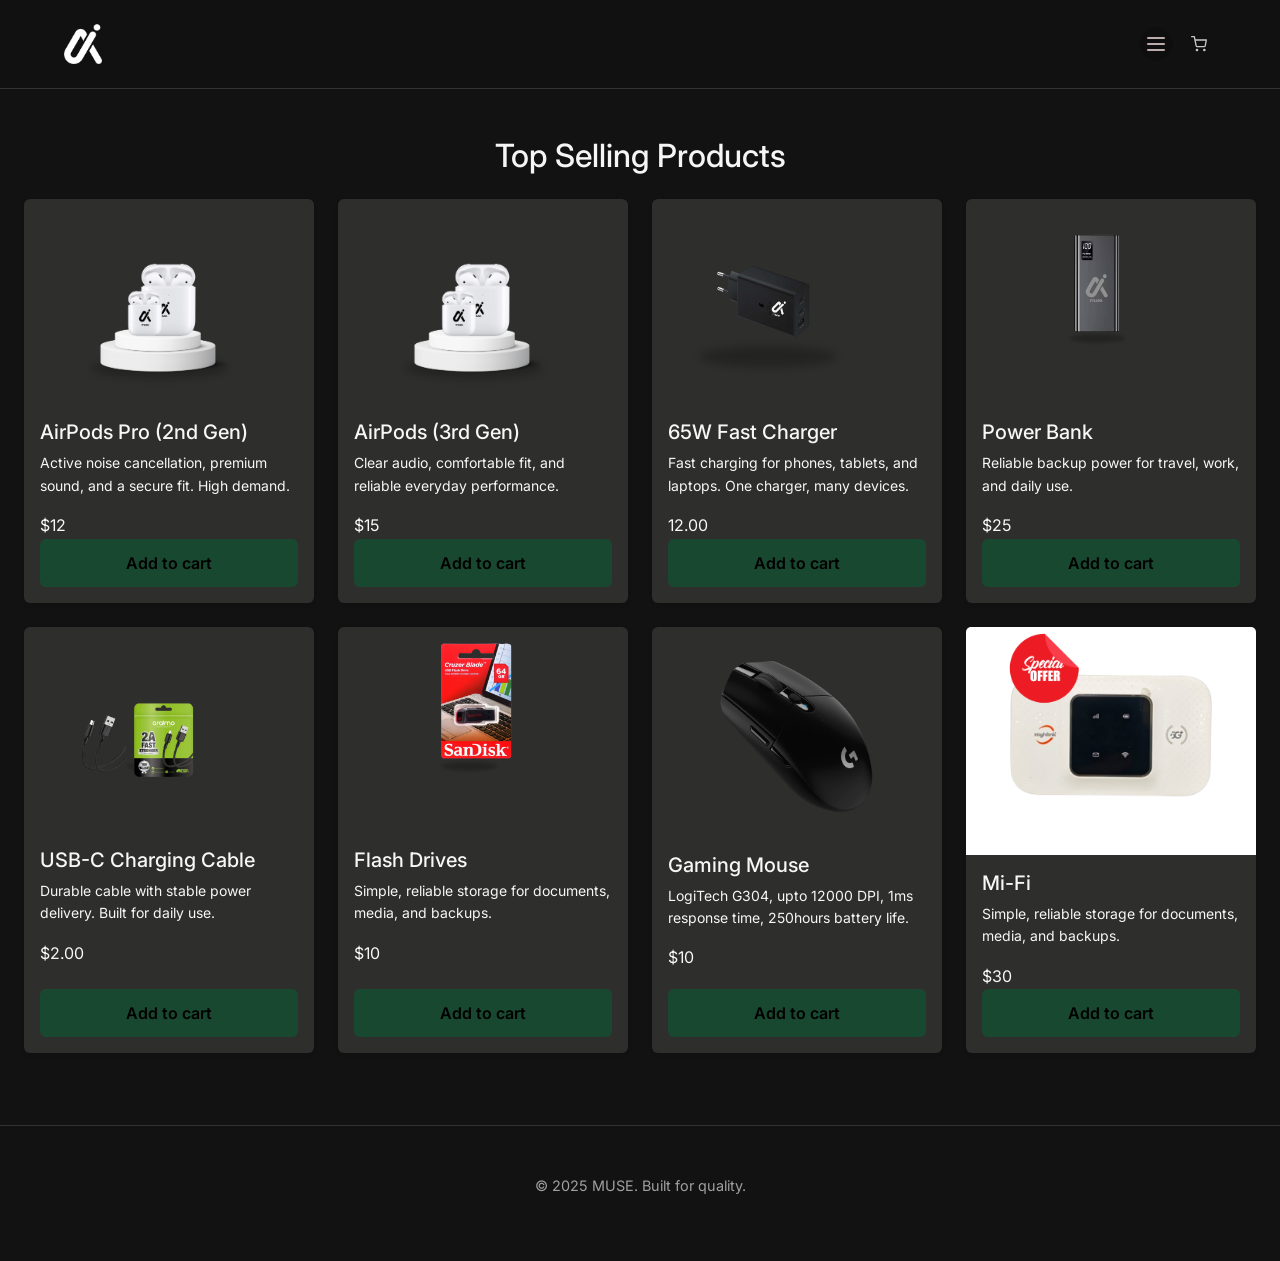
<file: shopTech.html>
<!DOCTYPE html>
<html lang="en">

<head>
    <meta charset="UTF-8">
    <meta name="viewport" content="width=device-width, initial-scale=1.0">
    <title>MUSE | Premium Tech Essentials</title>
    <link rel="icon" type="image/png" href="images/muse logo (8).png">
    <link href="https://cdn.jsdelivr.net/npm/bootstrap@5.3.3/dist/css/bootstrap.min.css" rel="stylesheet">
    <link rel="stylesheet" href="style.css">
    <link href="https://fonts.googleapis.com/css2?family=Inter:wght@400;600;800&display=swap" rel="stylesheet">
    <script src="javaScript/products.js"></script>
    <script src="javaScript/trending.js"></script>
    <script src="javaScript/cart.js"></script>

</head>

<body>

    <header>
        <div class="site-logo" style="cursor: pointer;" onclick="window.location.href='index.html'">
            <img 
                src="images/muse logo1 (8).png"
                alt="MUSE Logo"
                class="site-logo"
            >
        </div>
        <nav>

            <!--Menu Button-->
            <label class="popup">
                <input type="checkbox">
            
                <div class="burger" tabindex="0">
                    <span></span>
                    <span></span>
                    <span></span>
                </div>
            
                <nav class="popup-window">
                    <ul>
                        <!--<li><a href="index.html" class="active">Home</a></li>-->
                        <li><a href="shopTech.html">Tech Shop</a></li>
                        <li><a href="shopClothing.html">Clothing Shop</a></li>
                        <li><a href="about.html">About</a></li>
                    </ul>
                </nav>
            </label>
            <!-- Cart -->
            <div class="nav-icons">
                <a href="cart.html" class="cart-btn" aria-label="View cart">
                  
                  <!-- Cart icon -->
                  <svg xmlns="http://www.w3.org/2000/svg"
                       viewBox="0 0 24 24"
                       width="16" height="16"
                       fill="none"
                       stroke="currentColor"
                       stroke-width="2"
                       stroke-linecap="round"
                       stroke-linejoin="round">
                    <circle cx="9" cy="21" r="1"></circle>
                    <circle cx="20" cy="21" r="1"></circle>
                    <path d="M1 1h4l2.68 13.39a2 2 0 0 0 2 1.61h9.72a2 2 0 0 0 2-1.61L23 6H6"></path>
                  </svg>
              
                  <!-- Cart count badge -->
                  <span id="cart-count-badge" class="cart-badge" aria-hidden="true">0</span>
                </a>
              </div>
        </nav>
    </header>
    
    <section class="section container-fluid px-4 my-5">

        <h2 class="text-center mb-4">Top Selling Products</h2>

        <div class="row g-4">

            <!-- AirPods Pro 2nd Gen -->
            <div class="col-6 col-md-4 col-lg-3 product-item" data-product-id="airpods-pro-2nd-gen" data-product-name="AirPods Pro (2nd Gen)">

                <div class="card h-100 border-0 shadow-sm product-card-modern">
                    <img src="images/Blue White Modern Earbuds A4 (Landscape) (2).png" class="card-img-top" alt="AirPods Pro 2nd Gen">

                    <div class="card-body d-flex flex-column">
                        <h5 class="card-text">AirPods Pro (2nd Gen)</h5>

                        <p class="card-text text-muted small" >
                            Active noise cancellation, premium sound, and a secure fit. High demand.
                        </p>

                        <div class="card-text price">$12</div>

                        <a   
                        class="btn btn-primary mt-auto w-100 order-btn" data-product-id="airpods-pro-2nd-gen">
                        Add to cart
                    </a>
                    </div>
                </div>
            </div>

            <!-- AirPods 3rd Gen -->
            <div class="col-6 col-md-4 col-lg-3 product-item" data-product-id="airpods-pro-3rd-gen" data-product-name="AirPods (3rd Gen)">

                <div class="card h-100 border-0 shadow-sm product-card-modern">
                    <img src="images/Blue White Modern Earbuds A4 (Landscape) (2).png" class="card-img-top" alt="AirPods 3rd Gen">

                    <div class="card-body d-flex flex-column">
                        <h5 class="card-text">AirPods (3rd Gen)</h5>

                        <p class="card-text text-muted small">
                            Clear audio, comfortable fit, and reliable everyday performance.
                        </p>

                        <div class="card-text">$15</div>

                        <a class="btn btn-primary mt-auto w-100 order-btn" data-product-id="airpods-pro-3rd-gen">
                        Add to cart
                    </a>
                    </div>
                </div>
            </div>

            <!-- 65W Charger -->
            <div class="col-6 col-md-4 col-lg-3 product-item" data-product-id="65w-fast-charger" data-product-name="65W GaN Fast Charger">

                <div class="card h-100 border-0 shadow-sm product-card-modern">
                    <img src="images/Blue White Modern Earbuds A4 (Landscape) (3).png" class="card-img-top" alt="65W Fast Charger">

                    <div class="card-body d-flex flex-column">
                        <h5 class="card-text">65W Fast Charger</h5>

                        <p class="card-text text-muted small">
                            Fast charging for phones, tablets, and laptops. One charger, many devices.
                        </p>

                        <div class="card-text">12.00</div>

                        <a class="btn btn-primary mt-auto w-100 order-btn" data-product-id="65w-fast-charger">
                        Add to cart
                        </a>
                    </div>
                </div>
            </div>

            <!-- Power Bank -->
            <div class="col-6 col-md-4 col-lg-3 product-item" data-product-id="power-bank" data-product-name="Power Bank">

                <div class="card h-100 border-0 shadow-sm product-card-modern">
                    <img src="images/powerbank.jpg" class="card-img-top" alt="Power Bank">

                    <div class="card-body d-flex flex-column">
                        <h5 class="card-text">Power Bank</h5>

                        <p class="card-text text-muted small">
                            Reliable backup power for travel, work, and daily use.
                        </p>

                        <div class="card-text ">$25</div>

                        <a  
                        class="btn btn-primary mt-auto w-100 order-btn" data-product-id="power-bank">
                        Add to cart
                    </a>
                    </div>
                </div>
            </div>

            <!-- USB-C Cable -->
            <div class="col-6 col-md-4 col-lg-3 product-item" data-product-id="usb-c-cable" data-product-name="USB-C Charging Cable">
                <div class="card h-100 border-0 shadow-sm product-card-modern">
                    <img src="images/usbcable.jpg" class="card-img-top" alt="USB-C Cable">

                    <div class="card-body d-flex flex-column">
                        <h5 class="card-text">USB-C Charging Cable</h5>

                        <p class="card-text text-muted small">
                            Durable cable with stable power delivery. Built for daily use.
                        </p>

                        <div class="card-text">$2.00</div>

                        <a 
                        class="btn btn-primary mt-auto w-100 order-btn" data-product-id="usb-c-cable">
                        Add to cart
                    </a>
                    </div>
                </div>
            </div>

            <!-- Flash Drive -->
            <div class="col-6 col-md-4 col-lg-3 product-item" data-product-id="flash-drive" data-product-name="Flash Drive">
                <div class="card h-100 border-0 shadow-sm product-card-modern">
                    <img src="images/flashdrive.jpg" class="card-img-top" alt="Flash Drive">

                    <div class="card-body d-flex flex-column">
                        <h5 class="card-text">Flash Drives</h5>

                        <p class="card-text text-muted small">
                            Simple, reliable storage for documents, media, and backups.
                        </p>

                        <div class="card-text">$10</div>

                        <a  
                        class="btn btn-primary mt-auto w-100 order-btn" data-product-id="flash-drive">
                        Add to cart
                    </a>
                    </div>
                </div>
            </div>

            
            <div class="col-6 col-md-4 col-lg-3 product-item" data-product-id="gamin-mouse" data-product-name="Gaming Mouse">
                <div class="card h-100 border-0 shadow-sm product-card-modern">
                    <img src="images/mouse_product_card.png" class="card-img-top" alt="Flash Drive">

                    <div class="card-body d-flex flex-column">
                        <h5 class="card-text">Gaming Mouse</h5>

                        <p class="card-text text-muted small">
                            LogiTech G304, upto 12000 DPI, 1ms response time, 250hours battery life.
                        </p>

                        <div class="card-text">$10</div>

                        <a  
                        class="btn btn-primary mt-auto w-100 order-btn" data-product-id="gamin-mouse">
                        Add to cart
                    </a>
                    </div>
                </div>
            </div>

            <div class="col-6 col-md-4 col-lg-3 product-item" data-product-id="product-addmore-2" data-product-name="addmore">
                <div class="card h-100 border-0 shadow-sm product-card-modern">
                    <img src="images/mifi1.png" class="card-img-top" alt="Flash Drive">

                    <div class="card-body d-flex flex-column">
                        <h5 class="card-text">Mi-Fi</h5>

                        <p class="card-text text-muted small">
                            Simple, reliable storage for documents, media, and backups.
                        </p>

                        <div class="card-text">$30</div>

                        <a  
                        class="btn btn-primary mt-auto w-100 order-btn" data-product-id="product-addmore-2">
                        Add to cart
                    </a>
                    </div>
                </div>
            </div>
            <!--Hidden Products-->
            <!--
            <div class="col-6 col-md-4 col-lg-3 product-item" data-product-id="product-addmore-2" data-product-name="addmore">
                <div class="card h-100 border-0 shadow-sm product-card-modern">
                    <img src="images/flashdrive.jpg" class="card-img-top" alt="Flash Drive">

                    <div class="card-body d-flex flex-column">
                        <h5 class="card-title">addmore</h5>

                        <p class="card-text text-muted small">
                            Simple, reliable storage for documents, media, and backups.
                        </p>

                        <div class="fw-bold mb-3">$10</div>

                        <a  
                        class="btn btn-primary mt-auto w-100 order-btn" data-product-id="product-addmore-2">
                        Add to cart
                    </a>
                    </div>
                </div>
            </div>
            <div class="col-6 col-md-4 col-lg-3 product-item" data-product-id="product-addmore-2" data-product-name="addmore">
                <div class="card h-100 border-0 shadow-sm product-card-modern">
                    <img src="images/flashdrive.jpg" class="card-img-top" alt="Flash Drive">

                    <div class="card-body d-flex flex-column">
                        <h5 class="card-title">addmore</h5>

                        <p class="card-text text-muted small">
                            Simple, reliable storage for documents, media, and backups.
                        </p>

                        <div class="fw-bold mb-3">$10</div>

                        <a  
                        class="btn btn-primary mt-auto w-100 order-btn" data-product-id="product-addmore-2">
                        Add to cart
                    </a>
                    </div>
                </div>
            </div>

            <div class="col-6 col-md-4 col-lg-3 product-item" data-product-id="product-addmore-2" data-product-name="addmore">
                <div class="card h-100 border-0 shadow-sm product-card-modern">
                    <img src="images/flashdrive.jpg" class="card-img-top" alt="Flash Drive">

                    <div class="card-body d-flex flex-column">
                        <h5 class="card-title">addmore</h5>

                        <p class="card-text text-muted small">
                            Simple, reliable storage for documents, media, and backups.
                        </p>

                        <div class="fw-bold mb-3">$10</div>

                        <a  
                        class="btn btn-primary mt-auto w-100 order-btn" data-product-id="product-addmore-2">
                        Add to cart
                    </a>
                    </div>
                </div>
            </div>

            <div class="col-6 col-md-4 col-lg-3 product-item" data-product-id="product-addmore-2" data-product-name="addmore">
                <div class="card h-100 border-0 shadow-sm product-card-modern">
                    <img src="images/flashdrive.jpg" class="card-img-top" alt="Flash Drive">

                    <div class="card-body d-flex flex-column">
                        <h5 class="card-title">addmore</h5>

                        <p class="card-text text-muted small">
                            Simple, reliable storage for documents, media, and backups.
                        </p>

                        <div class="fw-bold mb-3">$10</div>

                        <a  
                        class="btn btn-primary mt-auto w-100 order-btn" data-product-id="product-addmore-2">
                        Add to cart
                    </a>
                    </div>
                </div>
            </div>
            -->

        </div>
        <div class="text-center mt-4">
            <button id="toggleProductsBtn" class="btn btn-outline-dark px-4 view-more-btn" type="button">
              View more
            </button>
          </div>
          
    </section>

    <footer>
        <p>&copy; 2025 MUSE. Built for quality.</p>
    </footer>

    <script>
        document.addEventListener("DOMContentLoaded", () => {
          const items = Array.from(document.querySelectorAll(".product-item"));
          const btn = document.getElementById("toggleProductsBtn");
      
          if (!items.length || !btn) return;
      
          let expanded = false;
      
          function visibleCountForTwoRows() {
            const w = window.innerWidth;
      
            // Bootstrap breakpoints: md=768, lg=992
            // Your grid: col-6 (2/row), col-md-4 (3/row), col-lg-3 (4/row)
            if (w >= 992) return 8;   // 4 per row * 2 rows
            if (w >= 768) return 6;   // 3 per row * 2 rows
            return 4;                 // 2 per row * 2 rows
          }
      
          function applyLimit() {
            const limit = visibleCountForTwoRows();
      
            items.forEach((el, idx) => {
              if (expanded) {
                el.classList.remove("is-hidden");
              } else {
                el.classList.toggle("is-hidden", idx >= limit);
              }
            });
      
            // Only show button if there is something to expand
            const shouldShowBtn = items.length > limit;
            btn.style.display = shouldShowBtn ? "" : "none";
            btn.textContent = expanded ? "View less" : "View more";
          }
      
          btn.addEventListener("click", () => {
            expanded = !expanded;
            applyLimit();
          });
      
          window.addEventListener("resize", () => {
            // When resizing, re-apply the correct 2-row limit (unless expanded)
            applyLimit();
          });
      
          applyLimit();
        });
      </script>
      
      
</body>

</html>
</file>
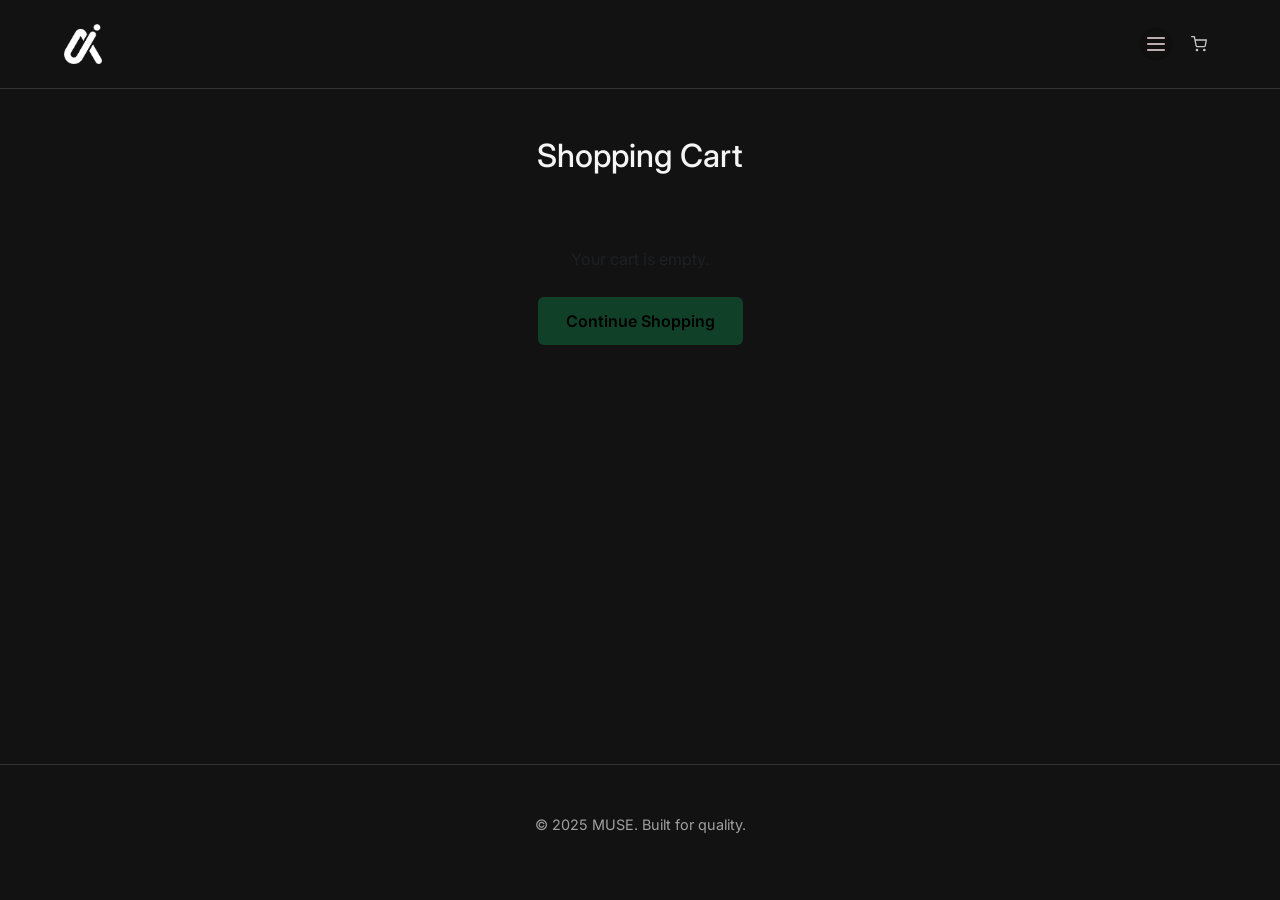
<file: Cloths/cart.html>
<!DOCTYPE html>
<html lang="en">

<head>
    <meta charset="UTF-8">
    <meta name="viewport" content="width=device-width, initial-scale=1.0">
    <title>Cart | MUSE</title>
    <link rel="icon" type="image/png" href="images/muse logo (8).png">
    <link href="https://cdn.jsdelivr.net/npm/bootstrap@5.3.3/dist/css/bootstrap.min.css" rel="stylesheet">
    <link rel="stylesheet" href="../style.css">
    <link href="https://fonts.googleapis.com/css2?family=Inter:wght@400;600;800&display=swap" rel="stylesheet">
    <script src="../javaScript/cart.js"></script>
</head>

<body>

    <header>
        <div class="site-logo" style="cursor: pointer;" onclick="window.location.href='../index.html'">
            <img 
                src="../images/muse logo1 (8).png"
                alt="MUSE Logo"
                class="site-logo"
            >
        </div>
        <nav>

            <!--Menu Button-->
            <label class="popup">
                <input type="checkbox">
            
                <div class="burger" tabindex="0">
                    <span></span>
                    <span></span>
                    <span></span>
                </div>
            
                <nav class="popup-window">
                    <ul>
                        <li><a href="../shopTech.html">Tech Shop</a></li>
                        <li><a href="../about.html">About</a></li>
                    </ul>
                </nav>
            </label>
            
            <!-- Cart -->
            <div class="nav-icons">
                <a href="cart.html" class="cart-btn" aria-label="View cart">
                  
                  <!-- Cart icon -->
                  <svg xmlns="http://www.w3.org/2000/svg"
                       viewBox="0 0 24 24"
                       width="16" height="16"
                       fill="none"
                       stroke="currentColor"
                       stroke-width="2"
                       stroke-linecap="round"
                       stroke-linejoin="round">
                    <circle cx="9" cy="21" r="1"></circle>
                    <circle cx="20" cy="21" r="1"></circle>
                    <path d="M1 1h4l2.68 13.39a2 2 0 0 0 2 1.61h9.72a2 2 0 0 0 2-1.61L23 6H6"></path>
                  </svg>
              
                  <!-- Cart count badge -->
                  <span id="cart-count-badge" class="cart-badge" aria-hidden="true">0</span>
                </a>
              </div>
        </nav>

    </header>

    <section class="section container my-5">
        <h2 class="text-center mb-4">Shopping Cart</h2>

        <div id="cart-items-container"  >
            <!-- Cart items will be dynamically inserted here -->
        </div>

        <div id="empty-cart-message" class="text-center py-5" style="display: none;">
            <p class="text-muted mb-4">Your cart is empty.</p>
            <a href="shopTech.html" class="btn btn-primary">Continue Shopping</a>
        </div>

        <div id="cart-summary" class="mt-4" style="display: none;">
            <div class="row">
                <div class="col-md-6 offset-md-6">
                    <div class="card border-0 shadow-sm">
                        <div class="card-body">
                            <h5 class="card-text mb-3">Order Summary</h5>
                            <div class="d-flex justify-content-between mb-2">
                                <span class="card-text">Subtotal:</span>
                                <span id="cart-subtotal" class="card-text">$0.00</span>
                            </div>
                            <hr>
                            <div class="d-flex justify-content-between mb-3">
                                <strong class="card-text">Total:</strong>
                                <strong id="cart-total" class="card-text">$0.00</strong>
                            </div>
                            <a href="https://wa.me/263788510037 " target="_blank" rel="noopener noreferrer"  id="checkout-btn" class="btn btn-primary w-100">
                                Checkout via WhatsApp
                            </a>
                            <a href="shopTech.html" class="btn btn-outline-secondary w-100 mt-2">
                                Continue Shopping
                            </a>
                        </div>
                    </div>
                </div>
            </div>
        </div>
    </section>

    <footer>
        <p>&copy; 2025 MUSE. Built for quality.</p>
    </footer>

    <script>
        // Display cart items (make it globally accessible)
        window.displayCart = function() {
            const cart = getCart();
            const cartItemsContainer = document.getElementById('cart-items-container');
            const emptyCartMessage = document.getElementById('empty-cart-message');
            const cartSummary = document.getElementById('cart-summary');
            
            const cartItems = Object.values(cart);
            
            if (cartItems.length === 0) {
                cartItemsContainer.innerHTML = '';
                emptyCartMessage.style.display = 'block';
                cartSummary.style.display = 'none';
                return;
            }
            
            emptyCartMessage.style.display = 'none';
            cartSummary.style.display = 'block';
            
            cartItemsContainer.innerHTML = cartItems.map(item => {
                // Ensure price and quantity are numbers
                const price = parseFloat(item.price) || 0;
                const quantity = parseInt(item.quantity) || 1;
                const itemTotal = price * quantity;
                
                return `
                <div class="card mb-3 border-0 shadow-sm">
                    <div class="card-body">
                        <div class="row align-items-center">
                            <div class="col-12 col-md-3 mb-3 mb-md-0">
                                <img src="${item.image || 'images/placeholder.jpg'}" 
                                     alt="${item.name}" 
                                     class="img-fluid rounded"
                                     style="max-height: 150px; object-fit: cover; width: 100%;">
                            </div>
                            <div class="col-12 col-md-5">
                                <h5 class="card-text mb-2">${item.name}</h5>
                                <p class="card-text mb-0">$${price.toFixed(2)} each</p>
                            </div>
                            <div class="col-12 col-md-2 mb-3 mb-md-0">
                                <label class="card-text mb-1 d-block">Quantity</label>
                                <div class="input-group">
                                    <button class="btn btn-outline-secondary" 
                                            type="button" 
                                            onclick="updateCartQuantity('${item.id}', ${quantity - 1})">-</button>
                                    <input type="number" 
                                           id="qty-input-${item.id}"
                                           class="form-control text-center qty" 
                                           value="${quantity}" 
                                           min="1"
                                           style="width: 80px;"
                                           onchange="updateCartQuantity('${item.id}', this.value)">
                                    <button class="btn btn-outline-secondary" 
                                            type="button" 
                                            onclick="updateCartQuantity('${item.id}', ${quantity + 1})">+</button>
                                </div>
                            </div>
                            <div class="col-12 col-md-2 text-md-end">
                                <p class="card-text mb-2">$${itemTotal.toFixed(2)}</p>
                                <button class="btn btn-sm btn-outline-danger" 
                                        onclick="removeFromCart('${item.id}')">
                                    Remove
                                </button>
                            </div>
                        </div>
                    </div>
                </div>
            `;
            }).join('');
            
            updateCartTotal();
        }
        
        // Update cart total (make it globally accessible)
        window.updateCartTotal = function() {
            const cart = getCart();
            const cartItems = Object.values(cart);
            const total = getCartTotal();
            
            // Debug: log cart contents
            console.log('Cart items:', cartItems);
            console.log('Cart total:', total);
            
            const subtotalEl = document.getElementById('cart-subtotal');
            const totalEl = document.getElementById('cart-total');
            const checkoutBtn = document.getElementById('checkout-btn');
            
            if (subtotalEl) {
                subtotalEl.textContent = `$${total.toFixed(2)}`;
            }
            if (totalEl) {
                totalEl.textContent = `$${total.toFixed(2)}`;
            }
            
            // Update WhatsApp checkout link with cart items
            if (checkoutBtn) {
                const cart = getCart();
                const cartItems = Object.values(cart);
                const itemsText = cartItems.map(item => 
                    `${item.name} (x${item.quantity}) - $${(item.price * item.quantity).toFixed(2)}`
                ).join('%0A');
                const totalText = `Total: $${total.toFixed(2)}`;
                const message = `Hi MUSE, I'd like to order:%0A%0A${itemsText}%0A%0A${totalText}`;
                
                checkoutBtn.href = `https://wa.me/263781965762?text=${message}`;
            }
        }
        
        // Reset cart when Checkout via WhatsApp is clicked
        function initCheckoutReset() {
            const checkoutBtn = document.getElementById('checkout-btn');
            if (checkoutBtn) {
                checkoutBtn.addEventListener('click', function() {
                    clearCart();
                    displayCart();
                });
            }
        }
        
        // Initialize cart display when DOM is ready
        if (document.readyState === 'loading') {
            document.addEventListener('DOMContentLoaded', function() {
                displayCart();
                updateCartCount();
                initCheckoutReset();
            });
        } else {
            displayCart();
            updateCartCount();
            initCheckoutReset();
        }
    </script>

</body>

</html>
</file>
<file: style.css>
:root {
    --bg-color: #121212;
    --card-bg: #1e1e1e;
    --text-main: #f5f5f5;
    --text-muted: #a0a0a0;
    --accent: #115533af;
    /* WhatsApp Green for Conversion */
    --accent-hover: #3c4640;
    --border: #333;
    --font-main: 'Inter', -apple-system, BlinkMacSystemFont, sans-serif;
}

* {
    margin: 0;
    padding: 0;
    box-sizing: border-box;
}

body {
    min-height: 100vh;
  display: flex;
  flex-direction: column;
    background-color: var(--bg-color);
    color: var(--text-main);
    font-family: var(--font-main);
    line-height: 1.6;
}

a {
    text-decoration: none;
    color: inherit;
}

ul {
    list-style: none;
}

img {
    max-width: 100%;
    display: block;
}


/* --- Navigation --- */

header {
    background: rgba(18, 18, 18, 0.95);
    padding: 1.5rem 5%;
    position: sticky;
    top: 0;
    z-index: 100;
    border-bottom: 1px solid var(--border);
    display: flex;
    justify-content: space-between;
    align-items: center;
}

.logo {
    display: flex;
    align-items: center;
    gap: 10px; /* space between logo and text */
    cursor: pointer;
}

.site-logo {
    max-height: 100%;      /* never exceed header height */
    height: 40px;          /* safe default */
    width: auto;
    object-fit: contain;
    cursor: pointer;
    transition: transform 0.2s ease;
  }
  
  .site-logo:hover {
    transform: scale(1.05);
  }
  
/*changed rr*/
  nav {
    display: flex;
    align-items: center;
}

nav ul {
    display: flex;
    gap: 2rem;
    margin-left: auto;
}

nav a {
    font-weight: 500;
    font-size: 0.9rem;
    opacity: 0.8;
    transition: 0.3s;
}

nav a:hover,
nav a.active {
    opacity: 1;
    color: var(--accent);
}


.cart-link {
    position: relative;
    display: inline-flex;
    align-items: center;
    gap: 0.5rem;
}

.cart-badge {
    background-color: var(--accent);
    color: #000;
    border-radius: 50%;
    width: 20px;
    height: 20px;
    display: inline-flex;
    align-items: center;
    justify-content: center;
    font-size: 0.75rem;
    font-weight: 700;
    line-height: 1;
    padding: 0;
}


/* --- Hero Section --- */

.hero {
    text-align: center;
    padding: 6rem 1rem;
    background: radial-gradient(circle at center, #2a2a2a 0%, #121212 70%);
}

.hero h1 {
    font-size: 3rem;
    line-height: 1.1;
    margin-bottom: 1rem;
    letter-spacing: -1.5px;
}

.hero p {
    color: var(--text-muted);
    font-size: 1.1rem;
    max-width: 500px;
    margin: 0 auto 2rem;
}


/* --- Buttons --- */

.btn {
    display: inline-block;
    padding: 12px 28px;
    border-radius: 6px;
    font-weight: 600;
    transition: 0.2s;
    cursor: pointer;
    border: none;
}

.btn-primary {
    background-color: var(--accent);
    color: #000;
}

.btn-primary:hover {
    transform: translateY(-2px);
    background-color: var(--accent-hover);
}

.btn-outline {
    border: 1px solid var(--text-main);
    color: var(--text-main);
    margin-left: 10px;
}

.btn-outline:hover {
    background: var(--text-main);
    color: #000;
}

.btn-full {
    width: 100%;
    text-align: center;
    margin-top: 1rem;
}


/* --- Trust Signals --- */

.trust-bar {
    display: flex;
    justify-content: center;
    gap: 2rem;
    padding: 2rem 1rem;
    border-bottom: 1px solid var(--border);
    flex-wrap: wrap;
    text-align: center;
}

.trust-item {
    font-size: 0.9rem;
    color: var(--text-muted);
}

.trust-item span {
    color: var(--accent);
    font-weight: bold;
}


/* --- Shop Grid --- */
.card {
    background-color: #d6d6d025;
  }
  
.section-title {
    text-align: center;
    margin: 4rem 0 2rem;
    font-size: 2rem;
}

.product-grid {
    display: grid;
    grid-template-columns: repeat(auto-fill, minmax(280px, 1fr));
    gap: 2rem;
    padding: 0 5% 4rem;
}

.product-card {
    background: var(--card-bg);
    
    border: 1px solid var(--border);
    border-radius: 8px;
    padding: 1rem;
    transition: 0.3s;
}

.product-card:hover {
    border-color: var(--text-muted);
}

.product-img {
    height: 250px;
    width: 100%;
    object-fit: cover;
    background: #000;
    border-radius: 4px;
    margin-bottom: 1rem;
}

.product-info h3 {
    font-size: 1.1rem;
    margin-bottom: 0.5rem;
    
}

.product-desc {
    font-size: 0.85rem;
    color: var(--text-muted);
    margin-bottom: 1rem;
}

.product-price {
    font-size: 1.2rem;
    font-weight: 700;
    display: block;
    margin-bottom: 1rem;
}

.card .card-text{
    color:#f7f7f7 !important;
}

/* Trending products on index.html: keep name, price, description white */
#trendingProducts .card-title,
#trendingProducts .card-text,
#trendingProducts .fw-bold {
    color: #fff !important;
}

/* --- About & Contact Layouts --- */

.container {
    max-width: 800px;
    margin: 4rem auto;
    padding: 0 1rem;
}

.content-block {
    margin-bottom: 3rem;
}

.content-block h2 {
    margin-bottom: 1rem;
    color: var(--accent);
}

.content-block p {
    margin-bottom: 1rem;
    color: var(--text-muted);
}


/* --- Footer --- */

footer {
    margin-top: auto;
    text-align: center;
    padding: 3rem 1rem;
    border-top: 1px solid var(--border);
    color: var(--text-muted);
    font-size: 0.9rem;
}


/* --- Mobile Responsive --- */

@media (max-width: 768px) {
    .hero h1 {
        font-size: 2.2rem;
    }
    nav ul {
        gap: 1rem;
    }
    nav a {
        font-size: 0.8rem;
    }
    .btn {
        width: 100%;
        margin: 10px 0 0 0;
        display: block;
    }
    .trust-bar {
        flex-direction: column;
        gap: 1rem;
    }
}

.hero-section {
    position: relative;
    min-height: 90vh;
    background-image: url("images/museHero.svg");
    background-size: cover;
    background-position: center;
    background-repeat: no-repeat;
    color: #fff;
}

.hero-overlay {
    position: absolute;
    inset: 0;
    background: linear-gradient( rgba(0, 0, 0, 0.65), rgba(0, 0, 0, 0.65));
}

.hero-section h1 {
    font-size: clamp(2.4rem, 5vw, 3.5rem);
}

.hero-section p {
    max-width: 520px;
    font-size: 1.05rem;
}

.hero-section .btn-primary {
    background-color: #25D366;
    border: none;
    color: #000;
    font-weight: 600;
}
/*buttons /fs*/
 

  
.button1 {
    display: inline-block;
    width: 9em;
    height: 3em;
    border-radius: 30em;
    font-size: 15px;
    font-family: inherit;
    border: none;
    position: relative;
    overflow: hidden;
    z-index: 1;
    box-shadow: 6px 6px 12px #c5c5c5,
                -6px -6px 12px #ffffff;
    background: transparent;
    color: var(--text-main);
    text-align: center;
    line-height: 3em;
    cursor: pointer;
    transition: all 0.3s ease;
   }
   
   .button1::before {
    content: '';
    width: 0;
    height: 3em;
    border-radius: 30em;
    position: absolute;
    top: 0;
    left: 0;
    background-image: linear-gradient(to right, #688b73 0%, #706e47 100%);
    transition: .5s ease;
    display: block;
    z-index: -1;
   }
   
   .button1:hover::before {
    width: 9em;
   }
   
   .button1:hover {
    color: #000;
   }
   .product-item.is-hidden {
    display: none;
  }
  
  .view-more-btn {
    border-radius: 999px;
    font-weight: 600;
    letter-spacing: .2px;
  }

  /*drop down button in nav*/
  

.popup {
    --burger-line-width: 1.125em;
    --burger-line-height: 0.125em;
    --burger-offset: 0.625em;
    --burger-bg: rgba(0, 0, 0, .15);
    --burger-color: #bbadad;
    --burger-line-border-radius: 0.1875em;
    --burger-diameter: 2.125em;
    --burger-btn-border-radius: calc(var(--burger-diameter) / 2);
    --burger-line-transition: .3s;
    --burger-transition: all .1s ease-in-out;
    --burger-hover-scale: 1.1;
    --burger-active-scale: .95;
    --burger-enable-outline-color: var(--burger-bg);
    --burger-enable-outline-width: 0.125em;
    --burger-enable-outline-offset: var(--burger-enable-outline-width);
    /* nav */
    --nav-padding-x: 0.25em;
    --nav-padding-y: 0.625em;
    --nav-border-radius: 0.375em;
    --nav-border-color: #ccc;
    --nav-border-width: 0.0625em;
    --nav-shadow-color: rgba(0, 0, 0, .2);
    --nav-shadow-width: 0 1px 5px;
    --nav-bg: #eee;
    --nav-font-family: Menlo, Roboto Mono, monospace;
    --nav-default-scale: .8;
    --nav-active-scale: 1;
    --nav-position-left: 0;
    --nav-position-right: unset;
    /* if you want to change sides just switch one property */
    /* from properties to "unset" and the other to 0 */
    /* title */
    --nav-title-size: 0.625em;
    --nav-title-color: #777;
    --nav-title-padding-x: 1rem;
    --nav-title-padding-y: 0.25em;
    /* nav button */
    --nav-button-padding-x: 1rem;
    --nav-button-padding-y: 0.375em;
    --nav-button-border-radius: 0.375em;
    --nav-button-font-size: 12px;
    --nav-button-hover-bg: #6495ed;
    --nav-button-hover-text-color: #5a3232;
    --nav-button-distance: 0.875em;
    /* underline */
    --underline-border-width: 0.0625em;
    --underline-border-color: #ccc;
    --underline-margin-y: 0.3125em;
  }
  
  /* popup settings 👆 */
  
  .popup {
    display: inline-block;
    text-rendering: optimizeLegibility;
    position: relative;
       
  }
  
  .popup input {
    display: none;
  }
  
  .burger {
    display: flex;
    position: relative;
    align-items: center;
    justify-content: center;
    background: var(--burger-bg);
    width: var(--burger-diameter);
    height: var(--burger-diameter);
    border-radius: var(--burger-btn-border-radius);
    border: none;
    cursor: pointer;
    overflow: hidden;
    transition: var(--burger-transition);
    outline: var(--burger-enable-outline-width) solid transparent;
    outline-offset: 0;
  }
  
  .burger span {
    height: var(--burger-line-height);
    width: var(--burger-line-width);
    background: var(--burger-color);
    border-radius: var(--burger-line-border-radius);
    position: absolute;
    transition: var(--burger-line-transition);
  }
  
  .burger span:nth-child(1) {
    top: var(--burger-offset);
  }
  
  .burger span:nth-child(2) {
    bottom: var(--burger-offset);
  }
  
  .burger span:nth-child(3) {
    top: 50%;
    transform: translateY(-50%);
  }
  
  .popup-window {
    transform: scale(var(--nav-default-scale));
    visibility: hidden;
    opacity: 0;
    position: absolute;
    padding: var(--nav-padding-y) var(--nav-padding-x);
    background: var(--nav-bg);
    font-family: var(--nav-font-family);
    color: var(--nav-text-color);
    border-radius: var(--nav-border-radius);
    box-shadow: var(--nav-shadow-width) var(--nav-shadow-color);
    border: var(--nav-border-width) solid var(--nav-border-color);
    top: calc(var(--burger-diameter) + var(--burger-enable-outline-width) + var(--burger-enable-outline-offset));
    left: var(--nav-position-left);
    right: var(--nav-position-right);
    transition: var(--burger-transition);
    z-index: 9999;/*mobile*/
  }
  
  .popup-window legend {
    padding: var(--nav-title-padding-y) var(--nav-title-padding-x);
    margin: 0;
    color: var(--nav-title-color);
    font-size: var(--nav-title-size);
    text-transform: uppercase;
  }
  
  .popup-window ul {
    margin: 0;
    padding: 0;
    list-style-type: none;
  }
  
  .popup-window ul button {
    outline: none;
    width: 100%;
    border: none;
    background: none;
    display: flex;
    align-items: center;
    color: var(--burger-color);
    font-size: var(--nav-button-font-size);
    padding: var(--nav-button-padding-y) var(--nav-button-padding-x);
    white-space: nowrap;
    border-radius: var(--nav-button-border-radius);
    cursor: pointer;
    column-gap: var(--nav-button-distance);
  }
  
  .popup-window ul li:nth-child(1) svg,
  .popup-window ul li:nth-child(2) svg {
    color: cornflowerblue;
  }
  
  .popup-window ul li:nth-child(4) svg,
  .popup-window ul li:nth-child(5) svg {
    color: rgb(153, 153, 153);
  }
  
  .popup-window ul li:nth-child(7) svg {
    color: red;
  }
  
  .popup-window hr {
    margin: var(--underline-margin-y) 0;
    border: none;
    border-bottom: var(--underline-border-width) solid var(--underline-border-color);
  }
  
  /* actions */
  
  .popup-window ul button:hover,
  .popup-window ul button:focus-visible,
  .popup-window ul button:hover svg,
  .popup-window ul button:focus-visible svg {
    color: var(--nav-button-hover-text-color);
    background: var(--nav-button-hover-bg);
  }
  
  .burger:hover {
    transform: scale(var(--burger-hover-scale));
  }
  
  .burger:active {
    transform: scale(var(--burger-active-scale));
  }
  
  .burger:focus:not(:hover) {
    outline-color: var(--burger-enable-outline-color);
    outline-offset: var(--burger-enable-outline-offset);
  }
  
  .popup input:checked+.burger span:nth-child(1) {
    top: 50%;
    transform: translateY(-50%) rotate(45deg);
  }
  
  .popup input:checked+.burger span:nth-child(2) {
    bottom: 50%;
    transform: translateY(50%) rotate(-45deg);
  }
  
  .popup input:checked+.burger span:nth-child(3) {
    transform: translateX(calc(var(--burger-diameter) * -1 - var(--burger-line-width)));
  }
  
  .popup input:checked~nav {
    transform: scale(var(--nav-active-scale));
    visibility: visible;
    opacity: 1;
  }

  /*cart button*/
  .nav-icons {
  display: flex;
  padding: 0.5rem;
  
}

/* Cart button styled to match your .burger exactly */
.cart-btn {
    position: relative; /* ADD THIS */
  
    margin-left: 10px;
    margin-right: 1px;
    display: flex;
    align-items: center;
    justify-content: center;
  
    width: var(--burger-diameter);
    height: var(--burger-diameter);
    border-radius: var(--burger-btn-border-radius);
  
    background: var(--burger-bg);
    color: var(--burger-color);
  
    text-decoration: none;
    cursor: pointer;
  
    transition: var(--burger-transition);
    outline: var(--burger-enable-outline-width) solid transparent;
    outline-offset: 0;
  }
  /*cart number display*/
  .cart-badge {
    position: absolute;
    top: -0.25em;
    right: -0.25em;
  
    min-width: 1.1em;
    height: 1.1em;
    padding: 0 0.25em;
  
    display: none;               /* hidden by default */
    align-items: center;
    justify-content: center;
  
    font-size: 0.6rem;
    font-weight: 700;
    line-height: 1;
  
    color: #fff;
    background: rgba(14, 13, 13, 0);
    border-radius: 999px;
  
    pointer-events: none;
  }
  
  /* Show badge when count > 0 */
  .cart-badge.show {
    display: flex;
  }
    






  /*make nav button overlap navigation bar*/
  /* Force popup menu vertical (override global nav ul flex) */
nav.popup-window ul {
    display: block;          /* or flex + column; both work */
  }
  
  /* If you want spacing between items */
  nav.popup-window ul li {
    margin: 0.25rem 0;
  }
  
  /* You changed buttons to <a>, so style <a> like the old buttons */
  nav.popup-window ul a {
    display: flex;
    width: 100%;
    align-items: center;
    color: var(--burger-color);
    font-size: var(--nav-button-font-size);
    padding: var(--nav-button-padding-y) var(--nav-button-padding-x);
    white-space: nowrap;
    border-radius: var(--nav-button-border-radius);
    cursor: pointer;
    text-decoration: none;
    column-gap: var(--nav-button-distance);
  }
  
  /* Hover/focus same as buttons */
  nav.popup-window ul a:hover,
  nav.popup-window ul a:focus-visible {
    color: var(--nav-button-hover-text-color);
    background: var(--nav-button-hover-bg);
  }
  
  /*mobile*/

  nav, header, .navbar, .nav-wrapper {
    overflow: visible;
  }
  @media (max-width: 640px) {
    .popup-window {
      left: auto !important;
      right: 0 !important;        /* keep inside screen */
      max-width: 90vw;            /* never wider than viewport */
      width: max-content;
    }
  }
  
  /* product card shorter on mobile*/
  /* Clamp product descriptions on small screens */
  @media (max-width: 576px) {
    .product-card-modern .card-body p.card-text {
      display: -webkit-box;
      -webkit-box-orient: vertical;
      -webkit-line-clamp: 2;
  
      /* Standard property (for compatibility warnings) */
      line-clamp: 2;
  
      overflow: hidden;
    }
  }
</file>
